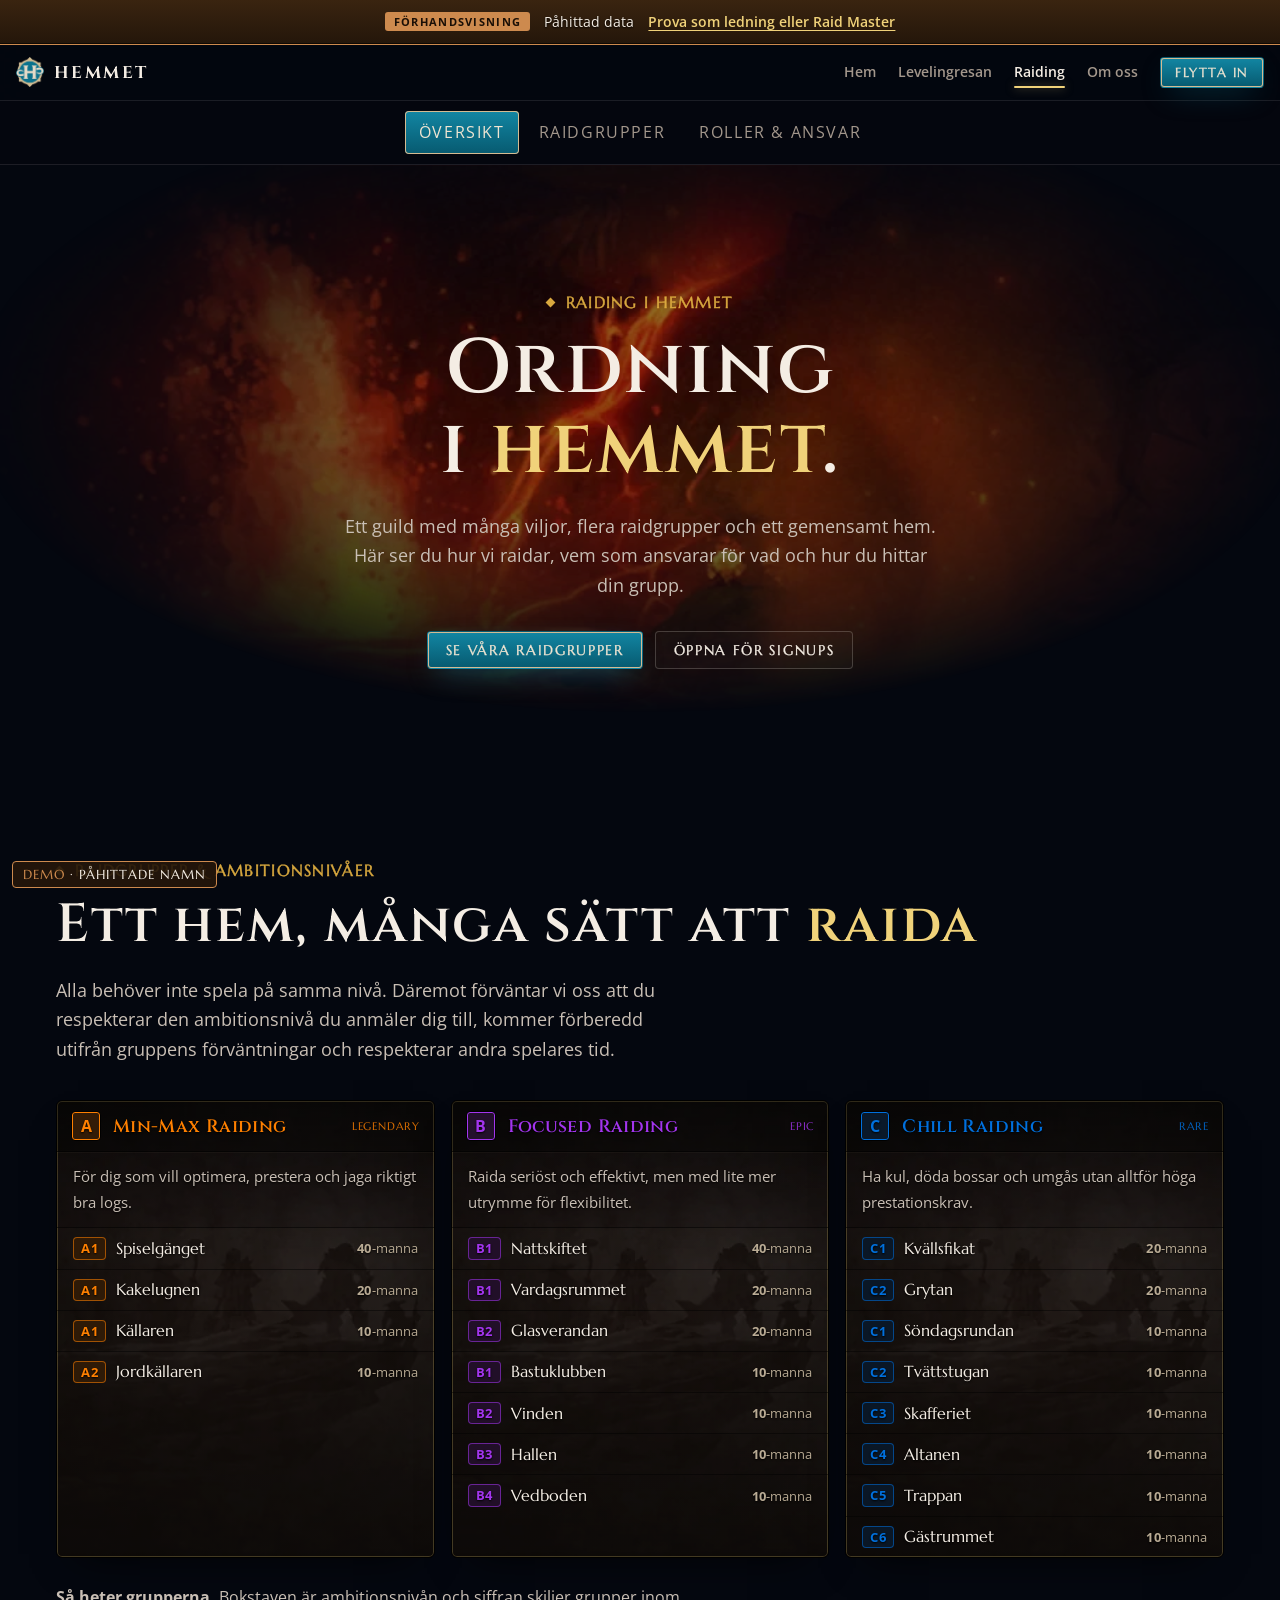
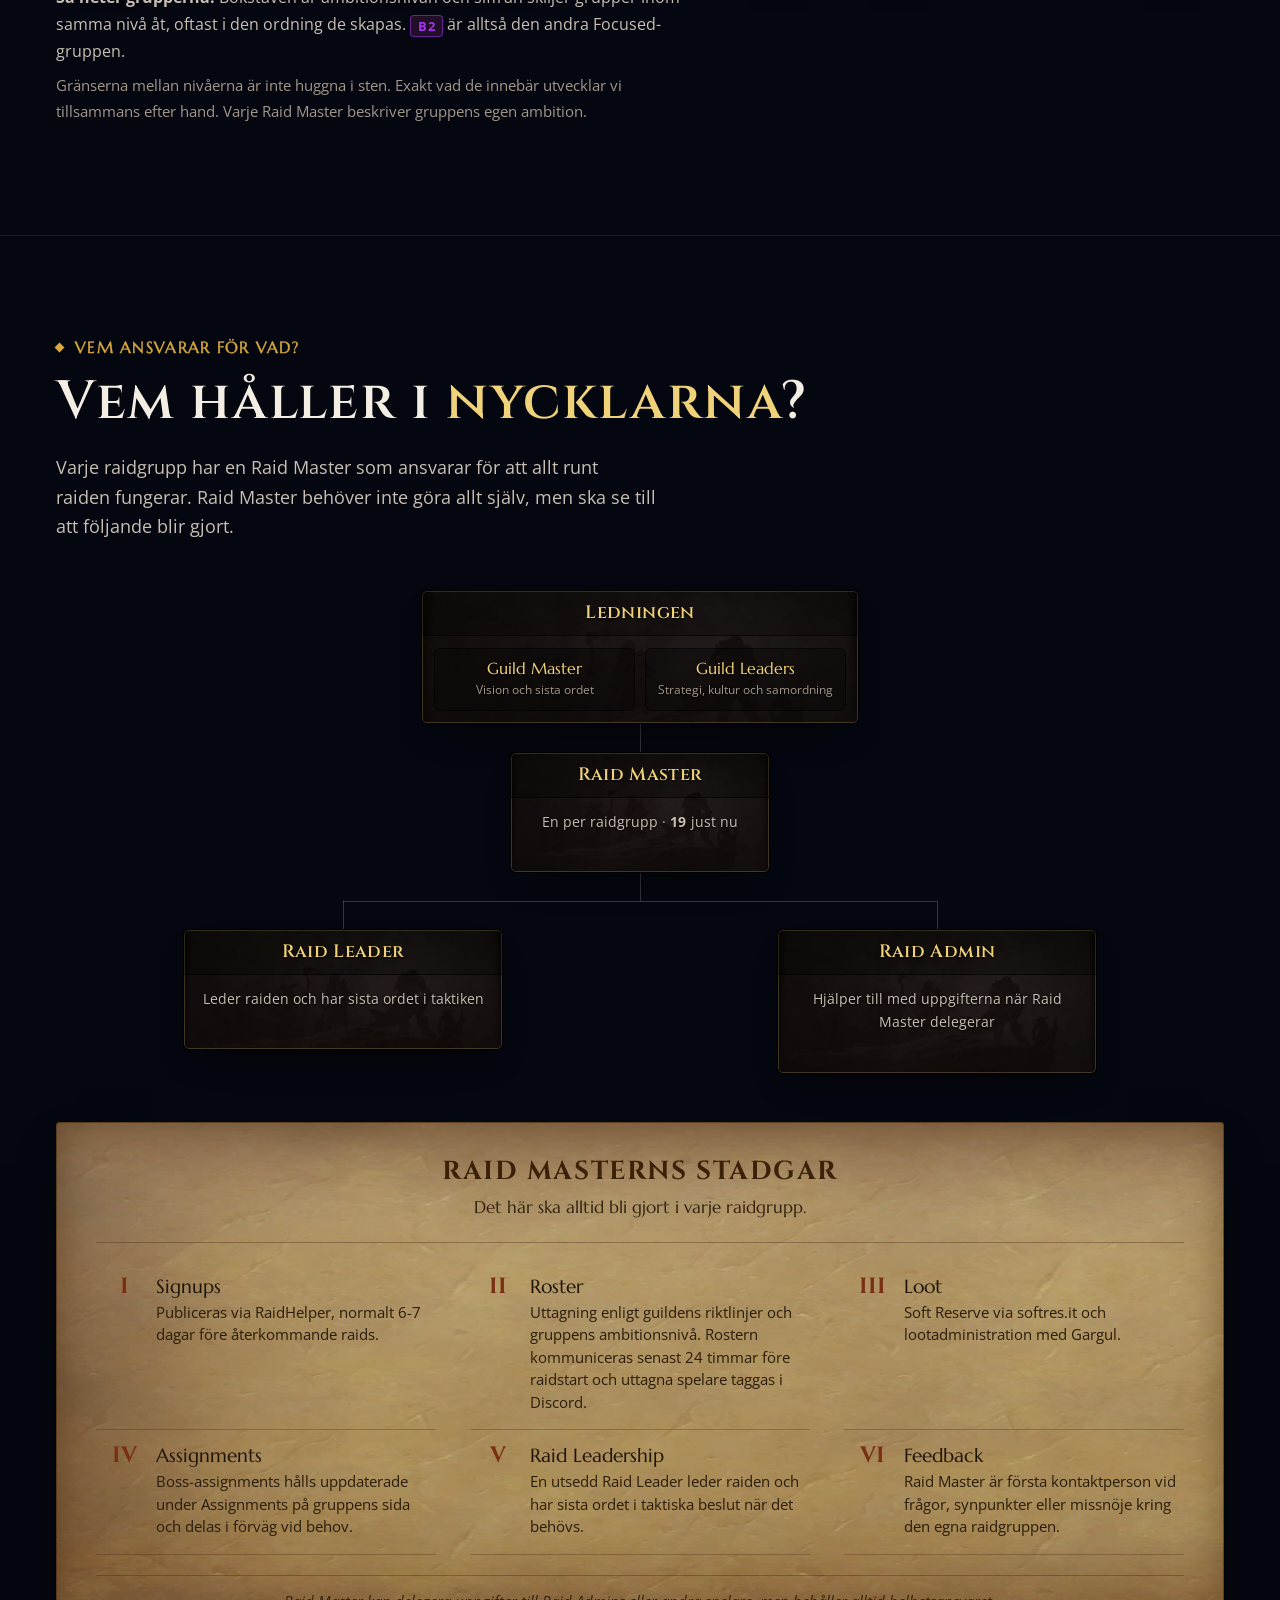
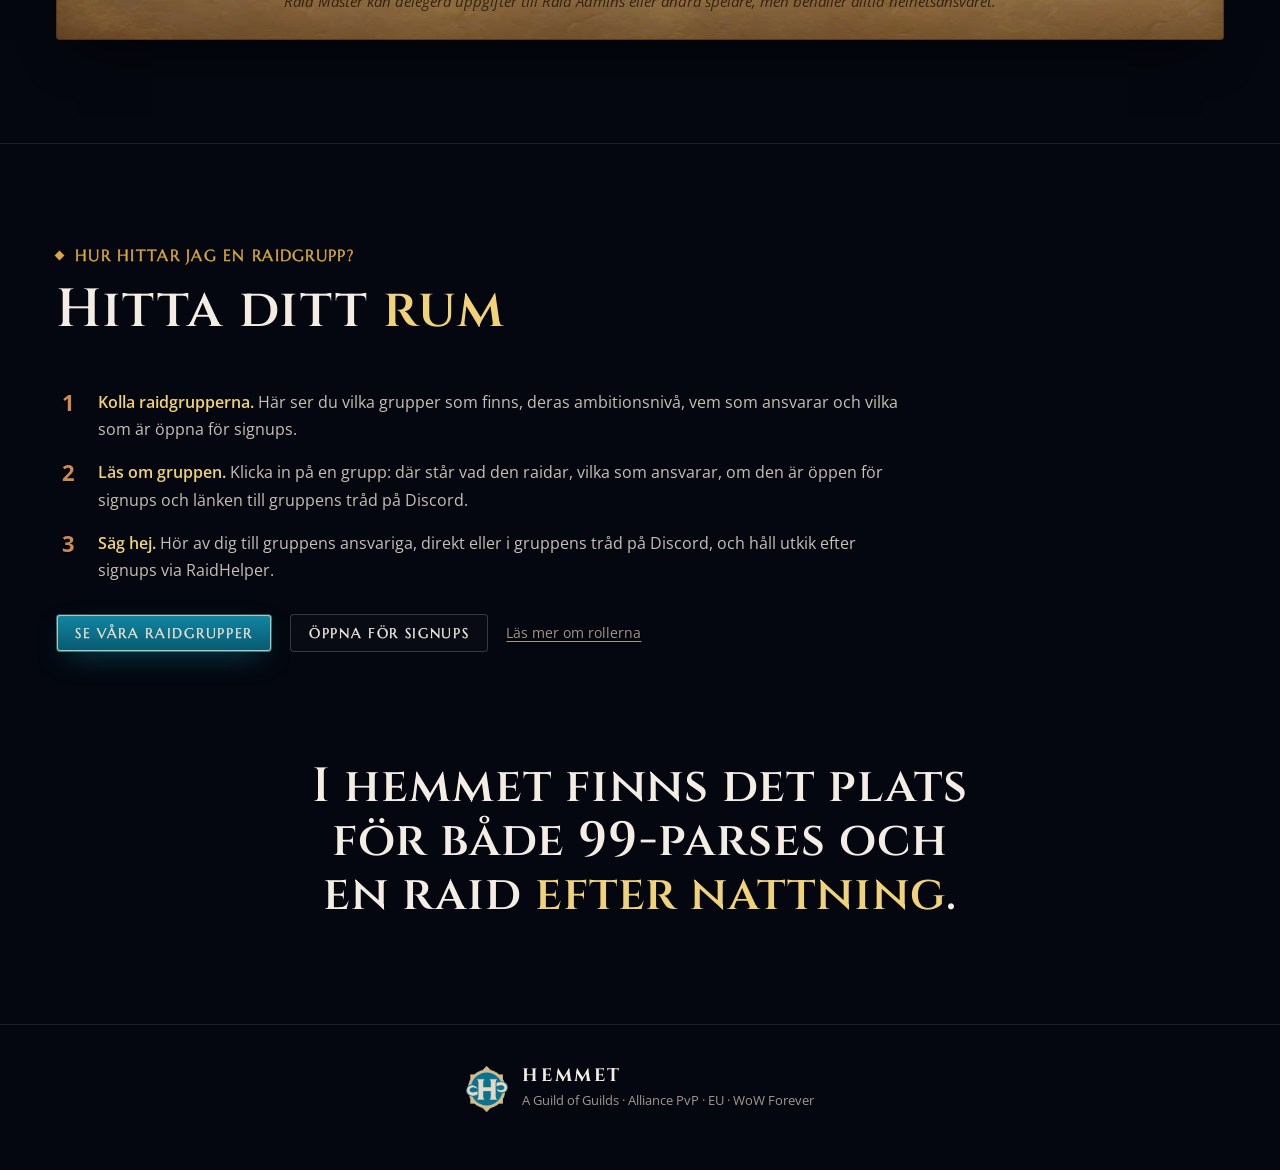
<file: raiding/index.html>
<!doctype html>

<html lang="sv" data-visning>

<head>

<meta charset="utf-8">
<!-- Google tag (gtag.js) -->

<script async src="https://www.googletagmanager.com/gtag/js?id=G-7J22MCW321"></script>

<script>

  window.dataLayer = window.dataLayer || [];

  function gtag(){dataLayer.push(arguments);}

  gtag('js', new Date());



  gtag('config', 'G-7J22MCW321');

</script>

<meta name="viewport" content="width=device-width, initial-scale=1">

<title>Raiding i HEMMET - svensk guild i WoW Forever</title>

<meta name="description" content="Vem gör vad i HEMMET: ledningen, raidgrupperna och vem du ska prata med.">

<link rel="canonical" href="https://hemmet.wtf/raiding/">
<link rel="icon" type="image/png" href="assets/logo-64.png">

<link rel="preconnect" href="https://fonts.googleapis.com">

<link rel="preconnect" href="https://fonts.gstatic.com" crossorigin>

<link href="https://fonts.googleapis.com/css2?family=Cinzel:wght@500;600;700&family=Marcellus&family=Open+Sans:ital,wght@0,400;0,500;0,600;0,700;1,400&display=swap" rel="stylesheet">

<link rel="stylesheet" href="styles.css">

</head>

<body>



<div class="demobar" role="note">

  <span class="demobar__tag">Förhandsvisning</span>

  <span class="demobar__text">Det här är en demo. Namnen och grupperna är påhittade, och det du ändrar sparas bara i din egen webbläsare.</span>

  <button class="demobar__btn" data-account>Prova som ledning eller Raid Master</button>

</div>

<header class="topbar">

  <a class="topbar__brand" href="#start"><img class="logo" src="assets/logo.webp" alt="">HEMMET</a>

  <div class="topbar__right">

    <nav aria-label="Sidor">

      <a href="#start" data-nav="start">Start</a><a href="#raidgrupper" data-nav="raidgrupper">Raidgrupper</a><a href="#roller" data-nav="roller">Roller<span class="wide-only"> &amp; ansvar</span></a>

    </nav>

    <div id="account"></div>

  </div>

</header>



<!-- Start: konceptet. Texterna kommer från ledningens utkast (oktober 2026) och kan bytas ut. -->

<main class="page" data-page="start">

  <div class="hero">

    <div class="hero__art" aria-hidden="true"></div>

    <div class="narrow">

      <p class="eyebrow">Raiding i HEMMET</p>

      <h1 class="d1">Ordning i <span>hemmet</span>.</h1>

      <p class="lede">Ett guild med många viljor, flera raidgrupper och ett gemensamt hem. Här ser du hur vi raidar, vem som ansvarar för vad och hur du hittar din grupp.</p>

      <div class="hero__cta">

        <a class="btn btn--primary" href="#raidgrupper">Se våra raidgrupper</a>

        <a class="btn btn--ghost" href="#raidgrupper/soker">Öppna för signups</a>

      </div>

    </div>

  </div>



  <section>

    <div class="wrap">

      <p class="eyebrow">Raidgrupper &amp; ambitionsnivåer</p>

      <h2 class="d2">Ett hem, många sätt att <span>raida</span></h2>

      <p class="lede">Alla behöver inte spela på samma nivå. Däremot förväntar vi oss att du respekterar den ambitionsnivå du anmäler dig till, kommer förberedd utifrån gruppens förväntningar och respekterar andra spelares tid.</p>

      <div class="levels" id="levelCards"></div>

      <div class="naming">

        <p><b>Så heter grupperna.</b> Bokstaven är ambitionsnivån och siffran skiljer grupper inom samma nivå åt, oftast i den ordning de skapas. <span class="gcode" style="--q:#a335ee">B2</span> är alltså den andra Focused-gruppen.</p>

        <p class="note">Gränserna mellan nivåerna är inte huggna i sten. Exakt vad de innebär utvecklar vi tillsammans efter hand. Varje Raid Master beskriver gruppens egen ambition.</p>

      </div>

    </div>

  </section>



  <section>

    <div class="wrap">

      <p class="eyebrow">Vem ansvarar för vad?</p>

      <h2 class="d2">Vem håller i <span>nycklarna</span>?</h2>

      <p class="lede">Varje raidgrupp har en Raid Master som ansvarar för att allt runt raiden fungerar. Raid Master behöver inte göra allt själv, men ska se till att följande blir gjort.</p>

      <div class="org org--titles" id="org"></div>

      <div id="fnSteps"></div>

    </div>

  </section>



  <section>

    <div class="wrap">

      <p class="eyebrow">Hur hittar jag en raidgrupp?</p>

      <h2 class="d2">Hitta ditt <span>rum</span></h2>

      <div class="howto-panel howto-panel--plain">

        <ol class="howto">

          <li><span class="howto__n n">1</span><div><b>Kolla raidgrupperna.</b> Här ser du vilka grupper som finns, deras ambitionsnivå, vem som ansvarar och vilka som är öppna för signups.</div></li>

          <li><span class="howto__n n">2</span><div><b>Läs om gruppen.</b> Klicka in på en grupp: där står vad den raidar, vilka som ansvarar, om den är öppen för signups och länken till gruppens tråd på Discord.</div></li>

          <li><span class="howto__n n">3</span><div><b>Säg hej.</b> Hör av dig till gruppens ansvariga, direkt eller i gruppens tråd på Discord, och håll utkik efter signups via RaidHelper.</div></li>

        </ol>

        <div class="cta">

          <a class="btn btn--primary" href="#raidgrupper">Se våra raidgrupper</a>

          <a class="btn btn--ghost" href="#raidgrupper/soker">Öppna för signups</a>

          <a class="linkish" href="#roller">Läs mer om rollerna</a>

        </div>

      </div>

      <figure class="quote">

        <blockquote>I hemmet finns det plats för både 99-parses och en raid <span>efter nattning</span>.</blockquote>

      </figure>

    </div>

  </section>

</main>



<!-- Raidgrupper -->

<main class="page" data-page="raidgrupper" hidden>

  <section class="page-head">

    <div class="wrap">

      <p class="eyebrow">Raidgrupper</p>

      <h1 class="d2">Ett hus, flera <span>rum</span></h1>

      <p class="lede">Hitta din grupp och se vem som ansvarar för vad.</p>

      <div id="groupFilter"></div>

      <div id="groups"></div>

      <div class="removed" id="removed"></div>

    </div>

  </section>

</main>



<!-- Roller & ansvar -->

<main class="page" data-page="roller" hidden>

  <section class="page-head">

    <div class="wrap">

      <p class="eyebrow">Roller &amp; ansvar</p>

      <h1 class="d2">Någon måste ju <span>styra upp</span> det här</h1>

      <div class="cols">

        <div id="roleList"></div>

        <div id="fnList"></div>

      </div>

      <h2 class="h3" style="margin-top:56px">Ambitionsnivåer</h2>

      <p class="note">Varje grupp väljer en nivå, så vet du vad du anmäler dig till.</p>

      <div class="levels" id="ambList"></div>

    </div>

  </section>

</main>



<main id="groupPage" hidden></main>



<div class="scrim" id="scrim" hidden></div>

<aside class="drawer" id="drawer" aria-hidden="true" tabindex="-1">

  <button class="drawer__close" id="drawerClose" aria-label="Stäng">✕</button>

  <div id="drawerBody"></div>

</aside>



<footer><a class="foot__brand" href="#start"><img class="logo" src="assets/logo.webp" alt=""><span><b>HEMMET</b><small>A Guild of Guilds · Alliance PvP · EU · WoW Forever</small></span></a></footer>

<div class="stamp"><b>Demo</b> · påhittade namn</div>



<script type="module" src="app.js"></script>

</body>

</html>
</file>
<file: raiding/styles.css>
/* Samma formspråk som leveling-sidan (se README där): Cinzel rubriker, Marcellus etiketter och namn, Open Sans brödtext och siffror.
   Blått = det man gör (knappar, val), guld = små rubriker och rubrikernas bärande ord, klassfärger bara på namn. */
:root {
  --obsidian-950: #04070f; --obsidian-900: #0a1020; --obsidian-850: #0e1628; --obsidian-800: #121b30;
  --act-500: #1286a3; --act-600: #075a70; --act-ink: #efe5d2; --act-rim: #d4bb92;   /* loggans färger: knappar och valda lägen (det man gör) */
  --gold-300: #f0d27a; --gold-400: #d9a93f; --gold-500: #b0822a;
  --bone-50: #f4ede4; --ash-200: #c9bfb5; --ash-300: #a3978c; --stone-400: #6f655d;
  --line: rgba(244, 237, 228, .1); --line-strong: rgba(244, 237, 228, .2);
  --bg: var(--obsidian-950); --surface: var(--obsidian-900); --surface-2: var(--obsidian-850);
  --text-primary: var(--bone-50); --text-body: var(--ash-200); --text-muted: var(--ash-300); --text-faint: var(--stone-400);
  --brand: var(--gold-400);
  --font-display: "Cinzel", Georgia, serif;
  --font-ui: "Marcellus", Georgia, serif;
  --font-body: "Open Sans", system-ui, sans-serif;
  --cap: .08em;
  --fs-d1: clamp(40px, 6vw, 84px);
  --fs-d2: clamp(30px, 4.2vw, 54px);
  --ease: cubic-bezier(.16, 1, .3, 1);
  --link: 28px;   /* höjden på strecken i organisationskartan */
  color-scheme: dark;
}
*, *::before, *::after { box-sizing: border-box; }
[hidden] { display: none !important; }
html { scroll-behavior: smooth; font-synthesis: none; scroll-padding-top: 70px; }
body { margin: 0; background: var(--bg); color: var(--text-body); font: 400 16px/1.7 var(--font-body); overflow-x: hidden; -webkit-font-smoothing: antialiased; }
button, input { font: inherit; color: inherit; }
button { background: none; border: 0; padding: 0; cursor: pointer; text-align: inherit; }
a { color: inherit; }
:focus-visible { outline: 2px solid var(--gold-300); outline-offset: 3px; }
.wrap { max-width: 1200px; margin-inline: auto; padding-inline: 16px; }
.narrow { max-width: 780px; margin-inline: auto; padding-inline: 16px; }
section { padding-block: clamp(64px, 8vw, 110px); }
section + section { border-top: 1px solid var(--line); }

.eyebrow { display: flex; align-items: center; gap: 12px; margin: 0 0 18px; font: 400 16px/1.2 var(--font-ui); letter-spacing: var(--cap); text-transform: uppercase; color: var(--brand); -webkit-text-stroke: .45px currentColor; }
.eyebrow::before { content: ""; width: 7px; height: 7px; background: var(--brand); transform: rotate(45deg); flex: none; }
.d1, .d2 { font-family: var(--font-display); font-weight: 600; color: var(--text-primary); letter-spacing: .03em; line-height: 1.04; margin: 0 0 22px; text-wrap: balance; }
.d1 { font-size: var(--fs-d1); } .d2 { font-size: var(--fs-d2); }
.d1 span, .d2 span, .quote span { color: var(--gold-300); }
.h3 { margin: 0 0 14px; font: 400 20px/1.3 var(--font-ui); color: var(--text-primary); -webkit-text-stroke: .3px currentColor; }
.lede { font-size: clamp(17px, 1.4vw, 19px); line-height: 1.65; margin: 0; max-width: 60ch; }
.note { margin: -6px 0 16px; font-size: 15px; color: var(--text-muted); }
.n { font-family: var(--font-body); font-weight: 700; letter-spacing: .02em; -webkit-text-stroke: 0; }

.btn { display: inline-flex; align-items: center; gap: 10px; padding: 11px 18px; border-radius: 4px; border: 1px solid transparent; text-decoration: none;
  font: 400 14px/1 var(--font-ui); letter-spacing: .12em; text-transform: uppercase; -webkit-text-stroke: .3px currentColor; transition: transform .2s, border-color .2s; }
.btn:hover { transform: translateY(-1px); }
.btn--primary { background: linear-gradient(180deg, var(--act-500), var(--act-600)); color: var(--act-ink); box-shadow: 0 0 0 1px var(--act-rim) inset, 0 10px 30px -12px rgba(10, 114, 141, .9); }
.btn--ghost { background: rgba(255, 255, 255, .02); border-color: var(--line-strong); color: var(--text-primary); }
.btn--ghost:hover { border-color: var(--text-muted); }

/* ========== TOPBAR ========== */
.topbar { position: sticky; top: 0; z-index: 30; display: flex; align-items: center; justify-content: space-between; gap: 18px; padding: 12px 16px;
  background: rgba(4, 7, 15, .72); backdrop-filter: blur(14px) saturate(1.3); border-bottom: 1px solid var(--line); }
.topbar__brand { display: flex; align-items: center; gap: 10px; text-decoration: none; font: 700 17px/1 var(--font-display); letter-spacing: .14em; color: var(--text-primary); flex: none; }
.topbar__brand .logo { height: 30px; width: auto; }
.topbar nav { display: flex; gap: 22px; overflow-x: auto; scrollbar-width: none; }
.topbar nav a { font: 600 14px/1 var(--font-body); text-decoration: none; color: var(--text-muted); white-space: nowrap; }
.topbar nav a:hover { color: var(--text-primary); }

/* ========== HERO ========== */
.hero { position: relative; isolation: isolate; overflow: hidden; padding: clamp(70px, 10vw, 130px) 0 clamp(56px, 7vw, 90px); text-align: center; }
.hero .eyebrow { justify-content: center; }
.hero .lede { margin-inline: auto; }
/* Molten Core: guildens första raid (samma bild som Raiding-kortet på hemmet.wtf). Elwynns karta finns kvar som hero-elwynn-karta.webp */
.hero__art { position: absolute; inset: 0; z-index: -1; background: url("assets/hero.webp") center 55% / cover; filter: grayscale(.1) brightness(.72) contrast(1.05); opacity: .8;
  -webkit-mask-image: radial-gradient(ellipse 70% 70% at 50% 40%, #000 20%, transparent 75%); mask-image: radial-gradient(ellipse 70% 70% at 50% 40%, #000 20%, transparent 75%); }

/* ========== NAMN (klassfärg bara på namnet) ========== */
.who { display: inline-flex; align-items: center; gap: 7px; padding: 3px 10px 3px 8px; border-radius: 999px; background: rgba(255, 255, 255, .04); border: 1px solid var(--line);
  font: 400 15px/1.4 var(--font-ui); color: var(--c, var(--text-primary)); white-space: nowrap; transition: border-color .2s, background-color .2s; }
.who::before { content: ""; width: 7px; height: 7px; border-radius: 50%; background: var(--c); flex: none; }
.who:hover { border-color: color-mix(in srgb, var(--c) 60%, transparent); background: color-mix(in srgb, var(--c) 10%, transparent); }
.who--self { color: var(--text-muted); border-style: dashed; }   /* ingen utsedd: Raid Master gör det själv */
.who--self::before { background: var(--text-faint); }
.whos { display: flex; flex-wrap: wrap; gap: 6px; }

/* ========== ORGANISATIONSKARTAN ========== */
.org { margin-top: 48px; display: grid; justify-items: center; }
.tier { display: flex; flex-wrap: wrap; justify-content: center; gap: 16px; position: relative; }
.stem { width: 1px; height: var(--link); background: var(--line-strong); }
.node { position: relative; display: grid; gap: 8px; min-width: 220px; padding: 14px 16px; border-radius: 6px; background: var(--surface); border: 1px solid var(--line); text-align: left; }
.node--top { min-width: 280px; border-color: rgba(217, 169, 63, .35); box-shadow: 0 0 40px -18px rgba(217, 169, 63, .5); }
.node__role { display: flex; align-items: center; justify-content: space-between; gap: 10px; font: 400 13px/1 var(--font-ui); letter-spacing: var(--cap); text-transform: uppercase; color: var(--brand); }
.qm { display: grid; place-items: center; width: 22px; height: 22px; border-radius: 50%; border: 1px solid var(--line-strong); color: var(--text-muted); font: 600 12px/1 var(--font-body); flex: none; }
.qm:hover { color: var(--gold-300); border-color: var(--gold-400); }
.node__title { font: 400 20px/1.2 var(--font-ui); color: var(--text-primary); -webkit-text-stroke: .3px currentColor; }
.node__meta { font-size: 13px; color: var(--text-muted); line-height: 1.4; }

/* raidgrupperna: en kolumn per 20-/40-mannagrupp, strecken ritas som i ett släktträd */
.groups-row { --gap: 20px; display: grid; grid-template-columns: repeat(var(--n), minmax(0, 1fr)); gap: var(--gap); width: 100%; }
.gcol { position: relative; display: grid; align-content: start; justify-items: stretch; padding-top: var(--link); }
.gcol::before { content: ""; position: absolute; top: 0; left: calc(var(--gap) / -2); right: calc(var(--gap) / -2); border-top: 1px solid var(--line-strong); }
.gcol:first-child::before { left: 50%; } .gcol:last-child::before { right: 50%; }
.gcol:only-child::before { display: none; }
.gcol::after { content: ""; position: absolute; top: 0; left: 50%; width: 1px; height: var(--link); background: var(--line-strong); }
.gcol .stem { justify-self: center; height: 18px; }
.node--rm { cursor: pointer; transition: border-color .2s, transform .2s var(--ease); }
.node--rm:hover { border-color: var(--line-strong); transform: translateY(-2px); }
.node--rm .node__title { color: var(--gold-300); }
.ops { margin: 0; padding: 12px 14px; list-style: none; display: grid; gap: 9px; border-radius: 6px; border: 1px dashed var(--line); }
.ops li { display: grid; gap: 4px; }
.ops__fn { font-size: 13px; color: var(--text-muted); text-align: left; }
.ops__fn:hover { color: var(--text-primary); }
.ops .who { font-size: 14px; padding-block: 1px; }

.tens { width: 100%; margin-top: 56px; padding: 18px; border-radius: 8px; border: 1px dashed var(--line-strong); }
.tens__head { display: flex; flex-wrap: wrap; align-items: baseline; justify-content: space-between; gap: 6px 16px; margin-bottom: 14px; }
.tens__head p { margin: 0; font-size: 14px; color: var(--text-muted); }
.tens__list { display: grid; grid-template-columns: repeat(auto-fill, minmax(240px, 1fr)); gap: 12px; }

@media (max-width: 820px) {
  .groups-row { grid-template-columns: 1fr; }
  .gcol::before { display: none; }
  .gcol + .gcol { margin-top: 12px; }
  .node, .node--top { min-width: 0; width: 100%; }
  .tier { width: 100%; }
}

/* ========== RAIDGRUPPSKORT ========== */
.gcards { margin-top: 40px; display: grid; grid-template-columns: repeat(auto-fill, minmax(300px, 1fr)); gap: 18px; }
.gcard { display: grid; gap: 14px; padding: 20px; border-radius: 8px; background: var(--surface); border: 1px solid var(--line); text-align: left; cursor: pointer; transition: border-color .2s, transform .25s var(--ease); }
.gcard:hover { border-color: var(--line-strong); transform: translateY(-2px); }
.gcard__top { display: flex; align-items: center; gap: 14px; }
.size { display: grid; place-items: center; width: 52px; height: 52px; border-radius: 6px; flex: none; background: linear-gradient(180deg, var(--act-500), var(--act-600)); box-shadow: 0 0 0 1px var(--act-rim) inset;
  font: 700 20px/1 var(--font-body); color: var(--act-ink); }
.gcard__name { font: 400 22px/1.2 var(--font-ui); color: var(--text-primary); -webkit-text-stroke: .3px currentColor; }
.gcard__meta { font-size: 14px; color: var(--text-muted); line-height: 1.4; }
.kv { margin: 0; display: grid; grid-template-columns: auto 1fr; gap: 8px 14px; align-items: center; }
.kv dt { font: 400 12px/1 var(--font-ui); letter-spacing: var(--cap); text-transform: uppercase; color: var(--text-faint); }
.kv dd { margin: 0; }
.gcard__foot { display: flex; align-items: center; justify-content: space-between; gap: 10px; padding-top: 12px; border-top: 1px solid var(--line); font-size: 14px; color: var(--text-muted); }
.gcard__foot b { color: var(--text-primary); }

/* ========== ROLLER & FUNKTIONER ========== */
.cols { margin-top: 40px; display: grid; grid-template-columns: 1fr 1fr; gap: clamp(24px, 4vw, 48px); align-items: start; }
@media (max-width: 860px) { .cols { grid-template-columns: 1fr; } }
.acc { border: 1px solid var(--line); border-radius: 6px; background: var(--surface); }
.acc + .acc { margin-top: 10px; }
.acc summary { list-style: none; display: grid; grid-template-columns: auto 1fr auto; gap: 4px 14px; align-items: center; padding: 14px 16px; cursor: pointer; }
.acc summary::-webkit-details-marker { display: none; }
.acc summary::after { content: "+"; grid-column: 3; grid-row: 1 / span 2; font: 400 22px/1 var(--font-body); color: var(--text-muted); transition: transform .2s; }
.acc[open] summary::after { transform: rotate(45deg); }
.acc__num { grid-row: 1 / span 2; display: grid; place-items: center; width: 30px; height: 30px; border-radius: 50%; border: 1px solid rgba(217, 169, 63, .5); color: var(--gold-300); font: 700 14px/1 var(--font-body); }
.acc__name { font: 400 18px/1.25 var(--font-ui); color: var(--text-primary); -webkit-text-stroke: .25px currentColor; }
.acc__short { grid-column: 2; font-size: 14px; color: var(--text-muted); line-height: 1.45; }
.acc summary:not(:has(.acc__num)) .acc__name, .acc summary:not(:has(.acc__num)) .acc__short { grid-column: 1 / span 2; }
.acc__body { padding: 0 16px 16px; border-top: 1px solid var(--line); }

/* gemensamt för detaljtext i dragspel och sidopanel */
.prose p { margin: 14px 0 0; }
.label { margin: 20px 0 8px; font: 400 13px/1 var(--font-ui); letter-spacing: var(--cap); text-transform: uppercase; color: var(--brand); }
.list { margin: 0; padding-left: 18px; }
.list li { margin: 3px 0; }
.list li::marker { color: var(--gold-500); }
.facts { display: flex; flex-wrap: wrap; gap: 8px; }
.tag { padding: 3px 10px; border-radius: 4px; background: rgba(255, 255, 255, .05); border: 1px solid var(--line); font-size: 13px; color: var(--text-body); }
.holders { display: grid; gap: 8px; }
.holders__row { display: flex; flex-wrap: wrap; align-items: center; gap: 8px; }
.holders__ctx { font-size: 13px; color: var(--text-muted); }

.quote { margin: 90px auto 0; max-width: 900px; text-align: center; }
.quote blockquote { margin: 0; font: 600 clamp(26px, 4vw, 48px)/1.12 var(--font-display); letter-spacing: .02em; color: var(--text-primary); text-wrap: balance; }

/* ========== RAIDGRUPPENS SIDA ========== */
.gp { padding-block: 40px clamp(64px, 8vw, 110px); }
.back { display: inline-flex; gap: 8px; margin-bottom: 36px; font-size: 14px; color: var(--text-muted); text-decoration: none; }
.back:hover { color: var(--text-primary); }
.gp__head { display: flex; flex-wrap: wrap; align-items: center; gap: 18px 24px; margin-bottom: 14px; }
.gp__head .size { width: 72px; height: 72px; font-size: 28px; }
.gp__head .d2 { margin: 0; }
.gp__blurb { margin: 0 0 26px; max-width: 60ch; font-size: 18px; }
.gp__facts { display: grid; grid-template-columns: repeat(auto-fit, minmax(160px, 1fr)); gap: 1px; margin-bottom: 44px; border-radius: 6px; overflow: hidden; background: var(--line); border: 1px solid var(--line); }
.gp__facts div { padding: 14px 16px; background: var(--surface); }
.gp__facts dt { font: 400 12px/1 var(--font-ui); letter-spacing: var(--cap); text-transform: uppercase; color: var(--text-faint); margin-bottom: 8px; }
.gp__facts dd { margin: 0; color: var(--text-primary); }
.gp__grid { display: grid; grid-template-columns: minmax(0, 1.6fr) minmax(260px, 1fr); gap: clamp(24px, 4vw, 48px); align-items: start; }
@media (max-width: 860px) { .gp__grid { grid-template-columns: 1fr; } }

.staff { width: 100%; border-collapse: collapse; }
.staff th, .staff td { padding: 12px 14px; border-bottom: 1px solid var(--line); text-align: left; vertical-align: middle; }
.staff thead th { font: 400 12px/1 var(--font-ui); letter-spacing: var(--cap); text-transform: uppercase; color: var(--text-faint); }
.staff tbody th { font-weight: 400; width: 46%; }
.staff tr.key th .fnbtn { color: var(--gold-300); }
.fnbtn { font: 400 17px/1.3 var(--font-ui); color: var(--text-primary); -webkit-text-stroke: .2px currentColor; }
.fnbtn:hover { text-decoration: underline; text-decoration-color: var(--line-strong); text-underline-offset: 4px; }
.fnbtn small { display: block; margin-top: 2px; font: 400 13px/1.4 var(--font-body); color: var(--text-muted); -webkit-text-stroke: 0; }
@media (max-width: 560px) {
  .staff thead { display: none; }
  .staff tr { display: grid; gap: 8px; padding: 12px 0; border-bottom: 1px solid var(--line); }
  .staff th, .staff td { padding: 0; border: 0; width: auto; }
}

.contact { padding: 20px; border-radius: 8px; background: var(--surface); border: 1px solid rgba(217, 169, 63, .3); }
.contact h3 { margin: 0 0 8px; font: 400 20px/1.25 var(--font-ui); color: var(--text-primary); }
.contact p { margin: 0 0 14px; font-size: 15px; }

/* ========== SIDOPANEL ========== */
.scrim { position: fixed; inset: 0; z-index: 40; background: rgba(2, 4, 10, .6); backdrop-filter: blur(2px); }
.drawer { position: fixed; z-index: 41; top: 0; right: 0; bottom: 0; width: min(460px, 100%); overflow-y: auto; padding: 28px 24px 40px; background: var(--obsidian-900); border-left: 1px solid var(--line-strong);
  box-shadow: -30px 0 60px -20px rgba(0, 0, 0, .7); transform: translateX(105%); transition: transform .35s var(--ease); visibility: hidden; }
.drawer.is-open { transform: none; visibility: visible; }
.drawer:focus { outline: none; }
.drawer__close { position: absolute; top: 16px; right: 16px; width: 36px; height: 36px; border-radius: 50%; display: grid; place-items: center; border: 1px solid var(--line-strong); color: var(--text-muted); }
.drawer__close:hover { color: var(--text-primary); }
.drawer h2 { margin: 6px 40px 10px 0; font: 600 30px/1.1 var(--font-display); color: var(--text-primary); letter-spacing: .02em; }
.drawer .eyebrow { margin-bottom: 10px; font-size: 14px; }
.drawer .lead { margin: 0; font-size: 17px; color: var(--text-primary); }
.drawer .who { font-size: 15px; }
.person-name { color: var(--c) !important; }
.duty { padding: 12px 14px; border-radius: 6px; background: rgba(255, 255, 255, .03); border: 1px solid var(--line); }
.duty + .duty { margin-top: 8px; }
.duty a { font: 400 17px/1.3 var(--font-ui); color: var(--text-primary); text-decoration: none; }
.duty a:hover { color: var(--gold-300); }
.duty p { margin: 4px 0 0; font-size: 14px; color: var(--text-muted); }

/* ========== FOT ========== */
footer { display: flex; justify-content: center; padding: 40px 16px 56px; border-top: 1px solid var(--line); }
.foot__brand { display: flex; align-items: center; gap: 14px; text-decoration: none; }
.foot__brand .logo { height: 46px; width: auto; }
.foot__brand b { display: block; font: 700 18px/1.2 var(--font-display); letter-spacing: .14em; color: var(--text-primary); }
.foot__brand small { font-size: 13px; color: var(--text-muted); }
.stamp { position: fixed; left: 12px; bottom: 12px; z-index: 20; padding: 6px 10px; border-radius: 4px; background: rgba(10, 16, 32, .85); border: 1px solid var(--line-strong);
  font: 400 12px/1 var(--font-ui); letter-spacing: var(--cap); text-transform: uppercase; color: var(--text-muted); pointer-events: none; }

/* ========== INLOGGNING OCH REDIGERING ========== */
.topbar__right { display: flex; align-items: center; gap: 22px; min-width: 0; }
.btn--sm { padding: 8px 14px; font-size: 13px; }
.acct { display: grid; justify-items: end; gap: 2px; padding: 4px 10px; border-radius: 4px; border: 1px solid var(--line); line-height: 1.1; }
.acct:hover { border-color: var(--line-strong); }
.acct b { font: 400 15px/1.1 var(--font-ui); color: var(--c); }
.acct small { font-size: 11px; color: var(--text-muted); }
@media (max-width: 640px) {
  .topbar { gap: 12px; }
  .topbar__brand { font-size: 0; gap: 0; }   /* bara loggan, så att menyn får plats */
  .topbar__right { gap: 12px; }
  .topbar nav { gap: 14px; }
  .topbar nav a { font-size: 13px; }
  .acct small { display: none; }
  .wide-only { display: none; }
  #account .btn--sm { padding: 7px 10px; white-space: nowrap; }
}

.picks { display: grid; gap: 6px; }
.pick { display: flex; align-items: baseline; justify-content: space-between; gap: 12px; padding: 10px 14px; border-radius: 6px; border: 1px solid var(--line); background: rgba(255, 255, 255, .02); }
.pick:hover { border-color: var(--line-strong); background: rgba(255, 255, 255, .05); }
.pick .person-name { font: 400 17px/1.2 var(--font-ui); }
.pick small { font-size: 13px; color: var(--text-muted); }

.gp__bar { display: flex; flex-wrap: wrap; align-items: center; justify-content: space-between; gap: 12px; margin-bottom: 36px; }
.gp__bar .back { margin: 0; }
.gcard--new { place-content: center; justify-items: center; text-align: center; text-decoration: none; min-height: 220px; border-style: dashed; background: transparent; gap: 8px; }
.gcard__plus { display: grid; place-items: center; width: 52px; height: 52px; border-radius: 50%; border: 1px solid var(--gold-400); color: var(--gold-300); font: 400 30px/1 var(--font-body);
  background: linear-gradient(180deg, var(--act-500), var(--act-600)); }

.ed__grid { display: grid; grid-template-columns: minmax(0, 1fr) minmax(0, 1.2fr); gap: 20px; align-items: start; margin-top: 30px; }
.ed__col { display: grid; gap: 20px; }
@media (max-width: 860px) { .ed__grid { grid-template-columns: 1fr; } }
.ed__box { margin: 0; padding: 18px 18px 6px; border-radius: 8px; border: 1px solid var(--line); background: var(--surface); min-width: 0; }
.ed__box legend { padding: 0 8px; font: 400 13px/1 var(--font-ui); letter-spacing: var(--cap); text-transform: uppercase; color: var(--brand); }
.field { display: grid; gap: 6px; margin-bottom: 14px; }
.field > span { font-size: 13px; color: var(--text-muted); }
.field small { font-size: 12px; color: var(--text-faint); }
.field input, .field textarea, .pickadd { width: 100%; padding: 10px 12px; border-radius: 4px; border: 1px solid var(--line-strong); background: var(--obsidian-950); color: var(--text-primary); font: 400 15px/1.4 var(--font-body); }
.field textarea { resize: vertical; }
.field input:focus, .field textarea:focus, .pickadd:focus { outline: none; border-color: var(--gold-400); }
.seg { display: inline-flex; border-radius: 4px; border: 1px solid var(--line-strong); overflow: hidden; width: max-content; }
.seg label { position: relative; }
.seg input { position: absolute; opacity: 0; inset: 0; margin: 0; cursor: pointer; }
.seg input:disabled { cursor: not-allowed; }
.seg span { display: block; padding: 8px 18px; color: var(--text-muted); }
.seg label + label span { border-left: 1px solid var(--line-strong); }
.seg input:checked + span { background: linear-gradient(180deg, var(--act-500), var(--act-600)); color: var(--act-ink); }
.seg input:focus-visible + span { outline: 2px solid var(--gold-300); outline-offset: -2px; }
.seg input:disabled:not(:checked) + span { opacity: .45; }

.ed__slot { display: grid; grid-template-columns: minmax(150px, .8fr) minmax(0, 1.2fr); gap: 8px 14px; align-items: center; padding: 10px 0; border-top: 1px solid var(--line); }
.ed__slot:first-child { border-top: 0; padding-top: 0; }
.ed__slot:last-child { padding-bottom: 12px; }
@media (max-width: 520px) { .ed__slot { grid-template-columns: 1fr; } }
.ed__slotname { font: 400 16px/1.25 var(--font-ui); color: var(--text-primary); }
.ed__slotname small { display: block; margin-top: 2px; font: 400 12px/1.35 var(--font-body); color: var(--text-faint); }
.ed__slot .whos { align-items: center; }
.ed__slot .who { padding-right: 4px; }
.who__x { display: grid; place-items: center; width: 20px; height: 20px; margin-left: 2px; border-radius: 50%; color: var(--text-muted); font-size: 11px; }
.who__x:hover { color: var(--text-primary); background: rgba(255, 255, 255, .1); }
.pickadd { width: auto; padding: 4px 10px; border-radius: 999px; border-style: dashed; background: transparent; color: var(--text-muted); font-size: 14px; cursor: pointer; }
.pickadd option { background: var(--obsidian-900); color: var(--text-primary); }

.ed__error { margin-top: 20px; padding: 12px 16px; border-radius: 6px; border: 1px solid rgba(224, 108, 92, .5); background: rgba(224, 108, 92, .08); color: #f1b3a9; }
.ed__error p { margin: 0; }
.ed__actions { display: flex; flex-wrap: wrap; gap: 12px; margin-top: 26px; }
.btn--danger { margin-left: auto; color: #f1b3a9; border-color: rgba(224, 108, 92, .4); }
.btn--danger:hover { border-color: rgba(224, 108, 92, .8); }

/* ledningen: Guild Master och Guild Leaders är samma nivå, i samma ruta */
.node--lead { gap: 12px; padding: 16px 18px; }
.node--lead .node__title { font-size: 22px; }
.lead-row { display: grid; gap: 6px; }
.lead-row__t { display: flex; align-items: center; justify-content: space-between; gap: 10px; font: 400 13px/1 var(--font-ui); letter-spacing: var(--cap); text-transform: uppercase; color: var(--brand); }

/* borttagna grupper (bara ledningen ser dem) */
.removed:empty { display: none; }
.removed { margin-top: 36px; padding: 6px 18px 12px; border-radius: 8px; border: 1px dashed var(--line-strong); }
.removed__row { display: flex; flex-wrap: wrap; align-items: center; gap: 8px 16px; padding: 10px 0; border-top: 1px solid var(--line); }
.removed .label + .removed__row { border-top: 0; }
.removed__row > a { font: 400 17px/1.2 var(--font-ui); color: var(--text-muted); text-decoration: none; }
.removed__row > a:hover { color: var(--text-primary); }
.removed__meta { font-size: 13px; color: var(--text-faint); }
.removed__btns { display: flex; gap: 8px; margin-left: auto; }
.removed__btns .btn--danger, .gp__bar .btn--danger { margin-left: 0; }

/* Detaljer: fri text som Raid Master skriver */
.gp__side { display: grid; gap: 18px; align-content: start; }
.details { padding: 20px; border-radius: 8px; background: var(--surface); border: 1px solid var(--line); }
.details h3 { margin: 0 0 4px; font: 400 20px/1.25 var(--font-ui); color: var(--text-primary); }
.details__text p { margin: 10px 0 0; font-size: 15px; white-space: pre-line; overflow-wrap: anywhere; }
.details--empty { border-style: dashed; background: transparent; }
.details--empty p { margin: 6px 0 14px; font-size: 14px; color: var(--text-muted); }

/* ========== AMBITIONSNIVÅ ========== */
.pips { display: inline-flex; gap: 3px; vertical-align: middle; }
.pips i { width: 7px; height: 7px; border-radius: 50%; border: 1px solid var(--ash-300); }
.pips i.on { background: var(--bone-50); border-color: var(--bone-50); }
.amb { display: inline-flex; align-items: center; gap: 8px; color: var(--text-primary); }
.amb:hover span { text-decoration: underline; text-decoration-color: var(--line-strong); text-underline-offset: 4px; }
.linkish { color: var(--text-muted); text-decoration: underline; text-underline-offset: 3px; font-size: 12px; }
.linkish:hover { color: var(--text-primary); }
.amblist { display: grid; grid-template-columns: repeat(auto-fill, minmax(200px, 1fr)); gap: 10px; }
.ambcard { display: grid; gap: 8px; padding: 14px 16px; border-radius: 6px; border: 1px solid var(--line); background: var(--surface); transition: border-color .2s; }
.ambcard:hover { border-color: var(--line-strong); }
.ambcard__name { font: 400 17px/1.2 var(--font-ui); color: var(--text-primary); }
.ambcard__tag { font-size: 14px; color: var(--text-muted); line-height: 1.45; }
.ambx { padding: 14px 16px; margin-top: 10px; border-radius: 6px; border: 1px solid var(--line); background: rgba(255, 255, 255, .02); }
.ambx.is-current { border-color: var(--gold-400); box-shadow: 0 0 0 1px var(--gold-400) inset; }
.ambx__head { display: flex; align-items: center; gap: 10px; }
.ambx__head b { font: 400 18px/1.2 var(--font-ui); color: var(--text-primary); }
.ambx__tag { margin: 6px 0 8px; font-size: 15px; color: var(--text-primary); }
.ambx dl { margin: 0; display: grid; grid-template-columns: auto 1fr; gap: 4px 12px; font-size: 14px; }
.ambx dt { color: var(--text-faint); }
.ambx dd { margin: 0; }
.ambx__groups { margin: 10px 0 0; font-size: 14px; }
.ambx__groups a { color: var(--text-primary); }
.field select { width: 100%; padding: 10px 12px; border-radius: 4px; border: 1px solid var(--line-strong); background: var(--obsidian-950); color: var(--text-primary); font: 400 15px/1.4 var(--font-body); }

/* ========== GRUPPENS FLIKAR ========== */
.wrap--wide { max-width: 1680px; }
.gp__tabs { display: flex; gap: 6px; margin: 6px 0 30px; border-bottom: 1px solid var(--line); }
.gp__tabs a { padding: 10px 16px; margin-bottom: -1px; border-bottom: 2px solid transparent; font: 400 15px/1 var(--font-ui); letter-spacing: var(--cap); text-transform: uppercase; color: var(--text-muted); text-decoration: none; }
.gp__tabs a:hover { color: var(--text-primary); }
.gp__tabs a[aria-current="page"] { color: var(--gold-300); border-bottom-color: var(--gold-400); }

/* ========== ASSIGNMENTS (som lootwatch) ========== */
.bd__bar { display: flex; flex-wrap: wrap; align-items: center; justify-content: space-between; gap: 10px 16px; margin-bottom: 14px; }
.bd__hint { font-size: 13px; color: var(--text-muted); }
.bd__tools { display: flex; flex-wrap: wrap; gap: 8px; }
.bd__emptybox { display: grid; justify-items: start; gap: 14px; padding: 24px; border-radius: 8px; border: 1px dashed var(--line-strong); }
.bd__emptybox p { margin: 0; color: var(--text-muted); }
.bd__emptynote { margin-top: 18px; }
.pchip { display: inline-flex; align-items: baseline; gap: 6px; padding: 1px 9px; border-radius: 999px; border: 1px solid color-mix(in srgb, var(--c) 45%, transparent);
  background: color-mix(in srgb, var(--c) 12%, transparent); color: var(--c); font: 600 13px/1.5 var(--font-body); white-space: nowrap; }
.pchip small { font-size: 11px; font-weight: 400; opacity: .7; }
.pchip[draggable="true"] { cursor: grab; }
.pchip--role small { padding-right: 5px; margin-right: 1px; border-right: 1px solid color-mix(in srgb, var(--c) 35%, transparent); opacity: .85; font-weight: 600; }
.pchip--vacant { --c: #8a8178; border-style: dashed; }
.mk { width: 18px; height: 18px; vertical-align: -4px; margin: 0 1px; }
.bd__pool { margin-bottom: 18px; padding: 8px 16px 12px; border-radius: 8px; border: 1px solid var(--line); background: var(--surface); }
.bd__pool .label { margin-top: 8px; }
.bd__poolrow { display: flex; flex-wrap: wrap; align-items: center; gap: 6px; padding: 4px 0; }
.bd__grp { width: 70px; font-size: 12px; color: var(--text-faint); }
.is-over { outline: 2px dashed var(--gold-400); outline-offset: -2px; background: rgba(217, 169, 63, .06) !important; }

/* raiderna */
.bd__tabs { display: flex; flex-wrap: wrap; align-items: center; gap: 6px; margin-bottom: 12px; }
.bd__tab { padding: 9px 16px; border-radius: 4px; border: 1px solid var(--line-strong); background: rgba(255, 255, 255, .02); color: var(--text-muted); font: 400 15px/1 var(--font-ui); }
.bd__tab:hover { color: var(--text-primary); }
.bd__tab[aria-selected="true"] { background: linear-gradient(180deg, var(--act-500), var(--act-600)); color: var(--act-ink); border-color: transparent; box-shadow: 0 0 0 1px var(--act-rim) inset; }
.bd__tab--add { border-style: dashed; color: var(--text-primary); }
.bd__tabinput { padding: 8px 12px; border-radius: 4px; border: 1px solid var(--gold-400); background: var(--obsidian-950); color: var(--text-primary); font: 400 15px/1 var(--font-ui); width: 200px; }
.bd__raidctl { display: flex; gap: 14px; margin-left: auto; }
.linkish--danger:hover { color: #f1b3a9; }

/* tabellen */
.bd__wrap { overflow-x: auto; border-radius: 8px; border: 1px solid var(--line); background: var(--surface); }
.bd__table { border-collapse: collapse; width: 100%; font-size: 13px; }
.bd__table th, .bd__table td { padding: 6px 10px; border-bottom: 1px solid var(--line); border-right: 1px solid var(--line); text-align: center; vertical-align: middle; }
.bd__table thead th { background: var(--obsidian-850); color: var(--text-primary); font: 400 14px/1.2 var(--font-ui); vertical-align: top; }
.bd__col { min-width: 112px; }
.bd__col:nth-child(odd) { background: color-mix(in srgb, var(--obsidian-850) 85%, #000); }
.bd__colhead { display: grid; justify-items: center; gap: 4px; position: relative; padding-top: 4px; }
.bd__colname { display: block; line-height: 1.2; text-wrap: balance; }
[data-startrename] { cursor: text; }
[data-startrename]:hover { text-decoration: underline; text-decoration-color: var(--line-strong); text-underline-offset: 3px; }
.bd__boss { width: 96px; height: 48px; object-fit: contain; filter: drop-shadow(0 2px 4px rgba(0, 0, 0, .6)); }
.bd__noboss { height: 48px; }
.bd__colctl { position: absolute; top: -4px; left: 50%; transform: translateX(-50%); display: flex; gap: 2px; padding: 1px; border-radius: 4px; background: var(--obsidian-950);
  border: 1px solid var(--line); opacity: 0; transition: opacity .15s; z-index: 1; }
.bd__col:hover .bd__colctl, .bd__colctl:focus-within { opacity: 1; }
.bd__colctl button { display: grid; place-items: center; width: 22px; height: 20px; border-radius: 3px; color: var(--text-muted); font-size: 12px; }
.bd__colctl button:hover:not(:disabled) { color: var(--text-primary); background: rgba(255, 255, 255, .08); }
.bd__colctl button:disabled { opacity: .25; cursor: default; }
.bd__coladd { width: 44px; min-width: 44px; padding: 0 !important; }
.bd__coladd button { width: 30px; height: 30px; border-radius: 50%; border: 1px dashed var(--line-strong); color: var(--text-muted); font-size: 18px; }
.bd__coladd button:hover { color: var(--text-primary); border-color: var(--text-muted); }

.bd__role, .bd__player { position: sticky; z-index: 1; background: var(--obsidian-900); text-align: left !important; }
.bd__role { left: 0; width: 130px; min-width: 130px; font-weight: 400; color: var(--text-body); }
.bd__player { left: 130px; width: 160px; min-width: 160px; }
thead .bd__role, thead .bd__player { z-index: 2; background: var(--obsidian-850); font: 400 12px/1 var(--font-ui) !important; letter-spacing: var(--cap); text-transform: uppercase; color: var(--text-faint) !important; vertical-align: middle !important; }
.bd__rolecell { display: flex; align-items: center; gap: 4px; }
.bd__rolename { flex: 1; min-width: 0; }
.bd__grip { cursor: grab; color: var(--stone-400); opacity: 0; user-select: none; }
.bd__x { display: grid; place-items: center; width: 20px; height: 20px; border-radius: 3px; color: var(--stone-400); font-size: 11px; opacity: 0; flex: none; }
.bd__x:hover { color: #f1b3a9; background: rgba(255, 255, 255, .06); }
.bd__x--big { opacity: 1; width: 28px; height: 28px; margin-left: auto; }
.bd__row:hover .bd__grip, .bd__row:hover .bd__x, .bd__x:focus-visible { opacity: 1; }
.bd__row:hover > * { background-color: color-mix(in srgb, var(--obsidian-900) 92%, #fff); }
.bd__nameinput { width: 100%; padding: 4px 6px; border-radius: 3px; border: 1px solid var(--gold-400); background: var(--obsidian-950); color: var(--text-primary); font: 400 13px/1.3 var(--font-body); }
.bd__slot { display: flex; align-items: center; gap: 4px; }
.bd__slot .pchip { flex: 1; min-width: 0; overflow: hidden; text-overflow: ellipsis; }
.bd__pick { display: flex; justify-content: space-between; width: 100%; padding: 2px 4px; border-radius: 3px; color: var(--stone-400); font-size: 12px; font-style: italic; }
.bd__pick:hover { color: var(--text-muted); background: rgba(255, 255, 255, .04); }
.bd__nobody { color: var(--text-faint); }
.bd__cell.is-editable { cursor: pointer; }
.bd__cell.is-editable:hover { box-shadow: inset 0 0 0 1px var(--line-strong); }
.bd__ph { color: var(--stone-400); opacity: 0; }
.bd__cell:hover .bd__ph { opacity: 1; }
.bd__table td .pchip { margin: 1px 2px; }
.bd__sec th, .bd__sec td { background: var(--obsidian-850); text-align: left; padding: 10px; border-right: 0; }
.bd__sec th { position: sticky; left: 0; z-index: 1; font: 400 14px/1 var(--font-ui); letter-spacing: var(--cap); text-transform: uppercase; color: var(--sec, var(--text-primary)); box-shadow: inset 3px 0 0 var(--sec); }
.bd__sec small { margin-left: 8px; font: 400 11px/1 var(--font-body); letter-spacing: 0; text-transform: none; color: var(--text-faint); }
.bd__sec--tanks { --sec: #7ea6f2; } .bd__sec--healers { --sec: var(--bone-50); } .bd__sec--ranged { --sec: #a99cf0; } .bd__sec--melee { --sec: #e5a06a; }
.bd__add td { text-align: left !important; padding: 4px 10px; border-right: 0; }
.bd__add td:first-child { position: sticky; left: 0; z-index: 1; background: var(--surface); }
.bd__addrow { font-size: 12px; color: var(--text-muted); }
.bd__addrow:hover { color: var(--text-primary); }

/* den lilla editorn */
.bd__pop { position: fixed; z-index: 45; width: 280px; padding: 12px; border-radius: 8px; border: 1px solid var(--line-strong); background: var(--obsidian-900);
  box-shadow: 0 18px 40px -10px rgba(0, 0, 0, .8); font-size: 13px; }
.bd__popttl { margin-bottom: 8px; font: 400 15px/1.2 var(--font-ui); color: var(--text-primary); }
.bd__poplbl { display: block; margin: 8px 0 4px; font: 400 11px/1 var(--font-ui); letter-spacing: var(--cap); text-transform: uppercase; color: var(--text-faint); }
.bd__pop select, .bd__pop input, .bd__picksearch { width: 100%; padding: 6px 8px; border-radius: 4px; border: 1px solid var(--line-strong); background: var(--obsidian-950); color: var(--text-primary); font: 400 13px/1.3 var(--font-body); }
.bd__pop select:focus, .bd__pop input:focus { outline: none; border-color: var(--gold-400); }
.bd__popmk { display: flex; gap: 2px; margin-top: 8px; }
.bd__popmk button { display: grid; place-items: center; width: 30px; height: 30px; border-radius: 4px; }
.bd__popmk button:hover { background: rgba(255, 255, 255, .08); }
.bd__popmk img { width: 22px; height: 22px; }
.bd__poppre { min-height: 26px; margin-top: 8px; padding: 4px 6px; border-radius: 4px; background: rgba(255, 255, 255, .03); text-align: center; }
.bd__popbtns { display: flex; align-items: center; gap: 6px; margin-top: 10px; }
.bd__picklist { max-height: 260px; overflow-y: auto; margin-top: 6px; }
.bd__pickhead { margin: 8px 0 2px; font: 400 11px/1 var(--font-ui); letter-spacing: var(--cap); text-transform: uppercase; color: var(--text-faint); }
.bd__pickopt { display: block; width: 100%; padding: 3px 4px; border-radius: 4px; text-align: left; }
.bd__pickopt:hover { background: rgba(255, 255, 255, .06); }
.bd__pickopt--free { margin-top: 6px; padding: 6px 8px; border: 1px dashed var(--line-strong); color: var(--text-muted); font-size: 13px; }
.bd__pickopt--free b { color: var(--text-primary); font-weight: 600; }
.bd__pickopt--none { color: var(--text-muted); font-size: 13px; padding: 5px 6px; }

/* lägg till raid */
.bd__check { display: flex; align-items: center; gap: 8px; margin-top: 16px; font-size: 14px; }
.bd__raidopts { display: grid; grid-template-columns: 1fr 1fr; gap: 8px; }
.bd__raidopt { display: grid; gap: 2px; padding: 10px 12px; border-radius: 6px; border: 1px solid var(--line); background: rgba(255, 255, 255, .02); text-align: left; }
.bd__raidopt:hover { border-color: var(--gold-400); }
.bd__raidopt span { display: flex; height: 28px; margin-bottom: 4px; }
.bd__raidopt span img { width: 44px; height: 28px; object-fit: contain; margin-right: -8px; }
.bd__raidopt b { font: 400 15px/1.2 var(--font-ui); color: var(--text-primary); }
.bd__raidopt small { font-size: 12px; color: var(--text-muted); }
.bd__raidopt--tpl { width: 100%; margin-bottom: 6px; }
.bd__inline { display: flex; gap: 8px; }
.bd__inline input { flex: 1; padding: 8px 10px; border-radius: 4px; border: 1px solid var(--line-strong); background: var(--obsidian-950); color: var(--text-primary); }
.tpl b { font: 400 17px/1.3 var(--font-ui); color: var(--text-primary); }
.tpl .tpl__meta { font-size: 12px; color: var(--text-faint); margin-bottom: 10px; }
.drawer textarea { width: 100%; padding: 10px 12px; border-radius: 4px; border: 1px solid var(--line-strong); background: var(--obsidian-950); color: var(--text-primary); font: 400 12px/1.4 ui-monospace, monospace; }

/* storlek, nivå och tid som korta rader med etikett */
.node__facts { margin: 0; display: grid; grid-template-columns: auto 1fr; gap: 3px 12px; align-items: center; font-size: 13px; color: var(--text-body); }
.node__facts dt { font: 400 11px/1.6 var(--font-ui); letter-spacing: var(--cap); text-transform: uppercase; color: var(--text-faint); }
.node__facts dd { margin: 0; }
.node__facts .pips { margin-right: 4px; }
.seg--multi { flex-wrap: wrap; }
.seg--multi span { padding: 8px 12px; }
.seg input[type="checkbox"]:checked + span { background: linear-gradient(180deg, var(--act-500), var(--act-600)); color: var(--act-ink); }
.field-row { display: grid; grid-template-columns: 140px 1fr; gap: 12px; }
.field input[type="time"] { color-scheme: dark; }

/* ========== SIDORNA ========== */
.page-head { padding-top: clamp(40px, 6vw, 72px); }
.topbar nav a[aria-current="page"] { color: var(--gold-300); }
.steps { list-style: none; margin: 40px 0 0; padding: 0; display: grid; grid-template-columns: repeat(auto-fit, minmax(240px, 1fr)); gap: 16px; }
.steps li { position: relative; padding: 22px 20px 18px; border-radius: 8px; border: 1px solid var(--line); background: var(--surface); }
.steps__n { display: grid; place-items: center; width: 32px; height: 32px; margin-bottom: 12px; border-radius: 50%; border: 1px solid rgba(217, 169, 63, .5); color: var(--gold-300); font-size: 15px; }
.steps h3 { margin: 0 0 6px; font: 400 21px/1.2 var(--font-ui); color: var(--text-primary); -webkit-text-stroke: .3px currentColor; }
.steps p { margin: 0 0 10px; font-size: 15px; }
.steps .linkish { font-size: 13px; }
.steps__ten { margin: 14px 0 0; }
.ways { display: grid; grid-template-columns: repeat(auto-fit, minmax(280px, 1fr)); gap: 16px; }
.way { position: relative; display: grid; gap: 8px; padding: 24px 64px 24px 24px; border-radius: 8px; border: 1px solid var(--line); background: var(--surface); text-decoration: none; transition: border-color .2s, transform .25s var(--ease); }
.way:hover { border-color: var(--line-strong); transform: translateY(-2px); }
.way__t { font: 400 24px/1.2 var(--font-ui); color: var(--text-primary); -webkit-text-stroke: .3px currentColor; }
.way__d { font-size: 15px; color: var(--text-muted); }
.way__go { position: absolute; right: 22px; top: 50%; transform: translateY(-50%); display: grid; place-items: center; width: 36px; height: 36px; border-radius: 50%;
  background: linear-gradient(180deg, var(--act-500), var(--act-600)); box-shadow: 0 0 0 1px var(--act-rim) inset; color: var(--act-ink); }

/* bild till Discord */
.bd__colimg { position: absolute; top: -4px; right: 0; width: 24px; height: 22px; border-radius: 4px; font-size: 12px; opacity: 0; transition: opacity .15s; }
.bd__col:hover .bd__colimg, .bd__colimg:focus-visible { opacity: .85; }
.bd__colimg:hover { opacity: 1; background: rgba(255, 255, 255, .08); }
.bd__colpick { display: grid; grid-template-columns: 1fr 1fr; gap: 2px 12px; max-height: 210px; overflow-y: auto; padding: 8px 10px; border-radius: 6px; border: 1px solid var(--line); }
.bd__colpick .bd__check { margin: 0; font-size: 13px; }
.bd__check--all { grid-column: 1 / -1; padding-bottom: 4px; border-bottom: 1px solid var(--line); }
.bd__imgprev { margin: 16px 0 14px; padding: 6px; border-radius: 6px; border: 1px solid var(--line); background: var(--obsidian-950); min-height: 80px; display: grid; place-items: center; }
.bd__imgprev img { display: block; max-width: 100%; max-height: 360px; object-fit: contain; }

/* raidgrupperna per storlek */
.gsec { margin-top: 44px; padding: 0; }
.gsec + .gsec { border-top: 0; }
.gsec__h { display: flex; align-items: baseline; gap: 12px; margin: 0 0 4px; padding-bottom: 10px; border-bottom: 1px solid var(--line);
  font: 400 24px/1.2 var(--font-ui); color: var(--text-primary); -webkit-text-stroke: .3px currentColor; }
.gsec__h small { font: 400 14px/1 var(--font-body); color: var(--text-muted); -webkit-text-stroke: 0; }
.gsec__note { margin: 10px 0 0; }
.gsec .gcards { margin-top: 18px; }
.gcard__blurb { margin: 0; font-size: 14px; color: var(--text-muted); }

/* läsbarhet: fast tabellbredd utan sidscroll, varannan rad randig, heltäckande klassfärg på spelaren */
.bd__wrap { overflow: hidden; }
.bd__table { table-layout: fixed; width: 100%; }
.bd__col { min-width: 0; overflow: hidden; }
.bd__colname { overflow-wrap: anywhere; hyphens: auto; }
.bd__colctl { top: 2px; }
.bd__colimg { top: 2px; }
.bd__boss { width: 100%; max-width: 96px; height: auto; aspect-ratio: 2 / 1; }
.bd__role, .bd__player { position: static; width: auto; min-width: 0; }
.bd__sec th { position: static; }
.bd__add td:first-child { position: static; }
.bd__row > * { background: var(--obsidian-900); }
.bd__row.is-alt > * { background: #141e36; }
.bd__row:hover > * { background: #1b2744; }
.bd__table td.bd__cell, .bd__table td.bd__player { overflow: hidden; }
.bd__cell .pchip { display: inline-block; max-width: 100%; overflow: hidden; text-overflow: ellipsis; vertical-align: middle; }
.pchip--solid { background: var(--c); color: var(--ct); border-color: transparent; font-weight: 700; }
.bd__player .pchip--solid { display: block; width: 100%; border-radius: 4px; padding: 2px 8px; overflow: hidden; text-overflow: ellipsis; }
.bd__pager { display: flex; align-items: center; justify-content: flex-end; gap: 10px; margin: -4px 0 10px; font-size: 13px; color: var(--text-muted); }
.bd__pager b { color: var(--text-primary); font-weight: 600; }
.bd__pager button { width: 32px; height: 32px; border-radius: 50%; border: 1px solid var(--line-strong); color: var(--text-primary); font-size: 18px; line-height: 1; }
.bd__pager button:hover:not(:disabled) { border-color: var(--gold-400); color: var(--gold-300); }
.bd__pager button:disabled { opacity: .3; cursor: default; }

/* kompakta brickor i rutorna, så att roll + namn ryms utan att klippas */
.bd__table td.bd__cell { padding: 5px 4px; }
.bd__cell .pchip { font-size: 12px; padding: 0 7px; gap: 4px; margin: 1px; line-height: 1.6; }
.bd__cell .pchip--role small { padding-right: 4px; font-size: 10px; }
.bd__cell { line-height: 1.5; }
.bd__slot { position: relative; }
.bd__slot .bd__x { position: absolute; right: 2px; top: 50%; transform: translateY(-50%); background: rgba(10, 16, 32, .75); color: #fff; }
.bd__slot .bd__x:hover { background: rgba(10, 16, 32, .95); color: #f1b3a9; }
@media (max-width: 640px) {
  .bd__table th, .bd__table td { padding: 5px 4px; }
  .bd__role { font-size: 12px; }
  .bd__player .pchip--solid { padding: 2px 5px; font-size: 12px; }
  .bd__pick { font-size: 11px; }
}

/* rekrytering */
.recruit { font-size: 14px; color: var(--text-muted); }
.recruit--open { display: inline-flex; align-items: center; gap: 7px; color: var(--text-primary); font-weight: 600; }
.recruit--open::before { content: ""; width: 8px; height: 8px; border-radius: 50%; background: var(--gold-300); box-shadow: 0 0 8px rgba(240, 210, 122, .6); }
.gcard__recruit { margin: 0; padding: 8px 10px; border-radius: 4px; border-left: 2px solid var(--gold-400); background: rgba(240, 210, 122, .05); font-size: 14px; color: var(--text-body); }
.details--recruit { border-color: rgba(217, 169, 63, .35); }
.gfilter { margin-top: 26px; font-size: 15px; cursor: pointer; }
.gfilter small { color: var(--text-muted); font-size: 13px; }
#recruitCount { margin-left: 6px; font-size: 12px; color: var(--text-faint); }
#recruitCount.is-over { color: #f1b3a9; }
/* korten i samma rad: innehållet uppe, Öppna-raden längst ner */
.gcard:not(.gcard--new) { display: flex; flex-direction: column; }
.gcard__foot { margin-top: auto; }

/* tillbaka-knapp och brödsmulor */
.crumbs { display: flex; flex-wrap: wrap; align-items: center; gap: 10px 16px; }
.crumbs__trail { display: flex; flex-wrap: wrap; align-items: center; margin: 0; padding: 0; list-style: none; font-size: 14px; color: var(--text-muted); }
.crumbs__trail li { display: flex; align-items: center; }
.crumbs__trail li + li::before { content: "/"; margin: 0 10px; color: var(--stone-400); }
.crumbs__trail a { color: var(--text-muted); text-decoration: none; }
.crumbs__trail a:hover { color: var(--text-primary); text-decoration: underline; text-underline-offset: 3px; }
.crumbs__trail [aria-current] { color: var(--text-primary); }

/* namn utan kapslar: klassfärg + prick (grön = online på Discord, grå = offline) */
.who { display: inline-flex; align-items: center; gap: 7px; padding: 1px 0; border: 0; border-radius: 0; background: none;
  font: 400 15px/1.4 var(--font-ui); color: var(--c, var(--text-primary)); white-space: nowrap; }
.who:hover { background: none; border: 0; text-decoration: underline; text-decoration-color: color-mix(in srgb, var(--c) 50%, transparent); text-underline-offset: 3px; }
.who__dot, .who::before { width: 7px; height: 7px; border-radius: 50%; background: #5d6170; flex: none; }
.who::before { content: none; }
.who.is-online .who__dot, .presence.is-online .who__dot { background: #6fd08c; box-shadow: 0 0 6px rgba(111, 208, 140, .55); }
.who--self { color: color-mix(in srgb, var(--c) 70%, var(--text-muted)); }
.who--self small { margin-left: 4px; font: 400 12px/1 var(--font-body); color: var(--text-faint); }
.whos { gap: 4px 16px; }
.ops .who { font-size: 14px; }
.presence { display: flex; align-items: center; gap: 8px; font-size: 15px !important; color: var(--text-muted) !important; }
.presence .who__dot { display: inline-block; }
.ed__slot .who { padding-right: 0; }
.classpick { display: grid; grid-template-columns: repeat(3, 1fr); gap: 6px; }
.classpick label { position: relative; }
.classpick input { position: absolute; opacity: 0; inset: 0; margin: 0; cursor: pointer; }
.classpick span { display: block; padding: 8px 10px; border-radius: 4px; border: 1px solid var(--line-strong); color: var(--c); font: 400 15px/1 var(--font-ui); text-align: center; }
.classpick input:checked + span { background: var(--c); color: #0b0f1a; border-color: transparent; font-weight: 600; }
.classpick input:focus-visible + span { outline: 2px solid var(--gold-300); outline-offset: 2px; }

/* ========== STARTSIDAN: konceptet ========== */
.hero__cta { display: flex; flex-wrap: wrap; justify-content: center; gap: 12px; margin-top: 30px; }
.levels { display: grid; grid-template-columns: repeat(auto-fit, minmax(260px, 1fr)); gap: 16px; margin-top: 36px; }
.level { display: flex; gap: 18px; align-items: flex-start; padding: 22px 20px; border-radius: 8px; border: 1px solid var(--line); background: var(--surface); text-align: left;
  transition: border-color .2s, transform .25s var(--ease); }
.level:hover { border-color: var(--line-strong); transform: translateY(-2px); }
.level__letter { display: grid; place-items: center; width: 56px; height: 56px; flex: none; border-radius: 8px; background: linear-gradient(180deg, var(--act-500), var(--act-600));
  box-shadow: 0 0 0 1px var(--act-rim) inset; color: var(--act-ink); font: 600 28px/1 var(--font-display); }
.level__letter--sm { width: 32px; height: 32px; font-size: 16px; border-radius: 6px; }
.level__body { display: grid; gap: 6px; }
.level__body b { font: 400 21px/1.2 var(--font-ui); color: var(--text-primary); -webkit-text-stroke: .3px currentColor; }
.level__body > span { font-size: 15px; color: var(--text-body); }
.level__body small { display: flex; align-items: center; gap: 8px; margin-top: 4px; font-size: 13px; color: var(--text-muted); }
.naming { margin-top: 26px; max-width: 70ch; }
.naming p { margin: 0 0 8px; }
.gcode { display: inline-block; padding: 1px 7px; border-radius: 4px; border: 1px solid rgba(217, 169, 63, .45); color: var(--gold-300);
  font: 700 13px/1.4 var(--font-body); letter-spacing: .04em; vertical-align: middle; -webkit-text-stroke: 0; }
.gcard__name .gcode { margin-left: 6px; font-size: 12px; }

.org--titles .node--role { display: grid; gap: 4px; justify-items: center; text-align: center; min-width: 240px; cursor: pointer; transition: border-color .2s, transform .2s var(--ease); }
.org--titles .node--role:hover { border-color: var(--gold-400); transform: translateY(-2px); }
.org--titles .node__title { font-size: 21px; }
.org--titles .node__meta { font-size: 14px; color: var(--text-muted); }
.node__more { font-size: 12px; color: var(--gold-300); opacity: 0; transition: opacity .2s; }
.node--role:hover .node__more, .node--role:focus-visible .node__more { opacity: 1; }
.org--titles .gcol .node { justify-self: center; width: min(100%, 320px); }
.lead-roles { display: grid; grid-template-columns: 1fr 1fr; gap: 10px; }
.lead-role { display: grid; gap: 2px; padding: 10px 12px; border-radius: 6px; border: 1px solid var(--line); text-align: center; }
.lead-role:hover { border-color: var(--gold-400); }
.lead-role b { font: 400 16px/1.2 var(--font-ui); color: var(--gold-300); }
.lead-role small { font-size: 12px; color: var(--text-muted); }
.org__ten { margin: 26px auto 0; text-align: center; max-width: 60ch; }
.fnsteps { list-style: none; margin: 48px 0 0; padding: 0; display: grid; grid-template-columns: repeat(auto-fit, minmax(300px, 1fr)); gap: 12px; }
.fnstep { display: grid; grid-template-columns: auto 1fr; gap: 4px 14px; width: 100%; height: 100%; padding: 16px 18px; border-radius: 8px; border: 1px solid var(--line); background: var(--surface); text-align: left; }
.fnstep:hover { border-color: var(--line-strong); }
.fnstep__n { grid-row: 1 / span 2; display: grid; place-items: center; width: 30px; height: 30px; border-radius: 50%; border: 1px solid rgba(217, 169, 63, .5); color: var(--gold-300); font-size: 14px; }
.fnstep b { font: 400 18px/1.25 var(--font-ui); color: var(--text-primary); }
.fnstep span:last-child { font-size: 14px; color: var(--text-body); line-height: 1.5; }
.fnsteps__note { margin-top: 16px; }
.howto { list-style: none; margin: 34px 0 0; padding: 0; display: grid; gap: 14px; max-width: 760px; }
.howto li { display: flex; gap: 16px; align-items: flex-start; }
.howto__n { display: grid; place-items: center; width: 34px; height: 34px; flex: none; border-radius: 50%; background: linear-gradient(180deg, var(--act-500), var(--act-600));
  box-shadow: 0 0 0 1px var(--act-rim) inset; color: var(--act-ink); }
.howto b { color: var(--text-primary); }
.cta { display: flex; flex-wrap: wrap; align-items: center; gap: 12px 18px; margin-top: 30px; }
.cta .linkish { font-size: 14px; }

/* ========== RAIDGRUPPSKORTEN SOM SPELETS GROUP FINDER ==========
   Samma panel som gruppsöket på leveling-sidan: äventyrarna på klippan, svart kant, tunn guldlinje, mörk rubriklist.
   (Föregående kortstil finns kvar ovan som .gcard; den här skriver över den.) */
.lfgcard { display: flex; flex-direction: column; gap: 0; padding: 0; border: 1px solid #000; border-radius: 6px; overflow: hidden;
  box-shadow: inset 0 0 0 1px rgba(240, 210, 122, .32), 0 18px 40px -22px rgba(0, 0, 0, .9);
  background: linear-gradient(180deg, rgba(12, 9, 8, .15), rgba(12, 9, 8, .7)), url("assets/lfg-panel.webp") center 30% / cover; }
.lfgcard:hover { border-color: #000; box-shadow: inset 0 0 0 1px rgba(240, 210, 122, .6), 0 18px 40px -18px rgba(0, 0, 0, .9); }
.lfgcard__head { display: flex; align-items: center; gap: 10px; padding: 14px 16px; border-bottom: 1px solid rgba(0, 0, 0, .6); background: rgba(0, 0, 0, .45);
  box-shadow: 0 1px 0 rgba(255, 235, 190, .05); }
.lfgcard__head b { font: 600 19px/1.2 var(--font-display); color: var(--gold-300); text-shadow: 0 1px 2px #000; letter-spacing: .02em; }
.lfgcard__head .gcode { margin: 0; }
.lfgcard__size { margin-left: auto; font: 500 13px/1 var(--font-body); color: #b9ab94; white-space: nowrap; }
.lfgcard__rows { margin: 0; }
.lfgcard__row { display: grid; grid-template-columns: 112px minmax(0, 1fr); gap: 12px; align-items: center; padding: 8px 16px;
  border-bottom: 1px solid rgba(0, 0, 0, .45); background: rgba(10, 8, 7, .28); text-shadow: 0 1px 2px #000; }
.lfgcard__row dt { font: 400 12px/1.2 var(--font-ui); letter-spacing: var(--cap); text-transform: uppercase; color: #b9ab94; }
.lfgcard__row dd { margin: 0; min-width: 0; color: var(--text-primary); }
.lfgcard__seek { display: inline-flex; align-items: center; gap: 6px; font-weight: 600; color: var(--gold-300); }
.lfgcard__seek .role { width: 22px; height: 22px; background-size: 66px 22px; }
.lfgcard__seek .role--healer { background-position: -22px 0; }
.lfgcard__seek .role--dps { background-position: -44px 0; }
.lfgcard__seek > span { margin-left: 2px; }
.lfgcard__closed { color: #b9ab94; font-size: 14px; }
.lfgcard__note { margin: 0; padding: 10px 16px; background: rgba(10, 8, 7, .55); border-bottom: 1px solid rgba(0, 0, 0, .45);
  font-size: 14px; color: var(--text-body); text-shadow: 0 1px 2px #000; }
.lfgcard__note--plain { color: #b9ab94; }
.lfgcard__foot { display: flex; align-items: center; justify-content: space-between; gap: 10px; margin-top: auto; padding: 12px 16px;
  background: rgba(10, 8, 7, .6); border-top: 0; font-size: 13px; color: #b9ab94; }
.lfgcard__foot b { color: var(--text-primary); }
/* spelets rollikoner (samma remsa som leveling-sidan: tank · healer · dps) */
.role { display: inline-block; width: 26px; height: 26px; flex: none; background: url("assets/lfg-roles.webp") 0 0 / 78px 26px no-repeat;
  filter: drop-shadow(0 1px 2px rgba(0, 0, 0, .7)); vertical-align: middle; }
.role--healer { background-position: -26px 0; }
.role--dps { background-position: -52px 0; }
.details--recruit h3 { display: flex; align-items: center; gap: 6px; }
.rolepick { display: flex; flex-wrap: wrap; gap: 8px; }
.rolepick label { position: relative; }
.rolepick input { position: absolute; opacity: 0; inset: 0; margin: 0; cursor: pointer; }
.rolepick span { display: inline-flex; align-items: center; gap: 8px; padding: 6px 12px 6px 6px; border-radius: 999px; border: 1px solid var(--line-strong); color: var(--text-muted); }
.rolepick input:checked + span { border-color: var(--gold-400); color: var(--text-primary); background: rgba(217, 169, 63, .08); }
.rolepick input:not(:checked) + span .role { filter: grayscale(1) brightness(.6); }
.rolepick input:focus-visible + span { outline: 2px solid var(--gold-300); outline-offset: 2px; }
/* "Ny raidgrupp" i samma ton */
.gcard--new { border: 1px dashed rgba(240, 210, 122, .35); background: rgba(10, 8, 7, .35); }

/* ========== GRUPPENS SIDA I GROUP FINDER-STIL ==========
   Samma panel som raidgruppskorten: spelets Group Finder-bakgrund, svart kant, guldlinje, mörk rubriklist och listrader. */
.gp__head { gap: 14px 16px; align-items: center; }
.gp__head .gcode { font-size: 15px; padding: 2px 9px; }
.gp__size { font: 500 15px/1 var(--font-body); color: #b9ab94; }
.lfgpanel { padding: 0; border: 1px solid #000; border-radius: 6px; overflow: hidden;   /* section: inget sidavstånd */
  box-shadow: inset 0 0 0 1px rgba(240, 210, 122, .32), 0 18px 40px -22px rgba(0, 0, 0, .9);
  background: linear-gradient(180deg, rgba(12, 9, 8, .2), rgba(12, 9, 8, .78)), url("assets/lfg-panel.webp") center 30% / cover; }
.lfgpanel__head { padding: 12px 16px; border-bottom: 1px solid rgba(0, 0, 0, .6); background: rgba(0, 0, 0, .45); box-shadow: 0 1px 0 rgba(255, 235, 190, .05); }
.lfgpanel__head h3 { display: flex; align-items: center; gap: 6px; margin: 0; font: 600 17px/1.2 var(--font-display); color: var(--gold-300); text-shadow: 0 1px 2px #000; letter-spacing: .02em; }
.lfgpanel__body { padding: 14px 16px 16px; background: rgba(10, 8, 7, .35); text-shadow: 0 1px 2px #000; }
.lfgpanel__body p { margin: 0 0 12px; font-size: 15px; color: var(--text-body); }
.lfgpanel__body p:last-child { margin-bottom: 0; }
.lfgpanel__body .details__text p { margin: 0 0 10px; }
.lfgpanel__muted { color: #b9ab94 !important; font-size: 14px !important; }
.lfgpanel__body .label { margin-top: 16px; }
.gp__side { gap: 16px; }

/* faktaraden som en panellist */
.gp__facts.lfgpanel { gap: 0; background: linear-gradient(180deg, rgba(12, 9, 8, .55), rgba(12, 9, 8, .8)), url("assets/lfg-panel.webp") center 60% / cover; }
.gp__facts.lfgpanel div { background: rgba(10, 8, 7, .3); border-right: 1px solid rgba(0, 0, 0, .55); text-shadow: 0 1px 2px #000; }
.gp__facts.lfgpanel div:last-child { border-right: 0; }
.gp__facts.lfgpanel dt { color: #b9ab94; }

/* bemanningen som spelets listrader */
.lfgpanel--staff .staff { width: 100%; }
.lfgpanel--staff .staff th, .lfgpanel--staff .staff td { padding: 10px 16px; border-bottom: 1px solid rgba(0, 0, 0, .5); background: rgba(10, 8, 7, .3); text-shadow: 0 1px 2px #000; }
.lfgpanel--staff .staff tbody tr:nth-child(even) > * { background: rgba(10, 8, 7, .5); }
.lfgpanel--staff .staff tbody tr:last-child > * { border-bottom: 0; }
.lfgpanel--staff .staff thead th { background: rgba(0, 0, 0, .3); color: #b9ab94; padding-block: 8px; }
.lfgpanel--staff .fnbtn small { color: #b9ab94; }
.lfgpanel--staff .staff tr.key .fnbtn { color: var(--gold-300); }

/* nivåerna på startsidan som små Group Finder-paneler */
.levelpanel { display: flex; flex-direction: column; }
.levelpanel .lfgpanel__head { padding: 10px 14px; }
.levelpanel__title { display: flex; align-items: center; gap: 12px; width: 100%; text-align: left; }
.levelpanel__name { margin: 0; font: 600 18px/1.2 var(--font-display); color: var(--gold-300); text-shadow: 0 1px 2px #000; letter-spacing: .02em; }
.levelpanel__title .pips { margin-left: auto; }
.levelpanel__title:hover .levelpanel__name { text-decoration: underline; text-decoration-color: rgba(240, 210, 122, .4); text-underline-offset: 4px; }
.levelpanel__tag { margin: 0; padding: 12px 16px; background: rgba(10, 8, 7, .35); border-bottom: 1px solid rgba(0, 0, 0, .5);
  font-size: 15px; color: var(--text-body); text-shadow: 0 1px 2px #000; }
.levelpanel__groups { list-style: none; margin: 0; padding: 0; flex: 1; background: rgba(10, 8, 7, .25); }
.levelpanel__groups li { border-bottom: 1px solid rgba(0, 0, 0, .45); }
.levelpanel__groups li:last-child { border-bottom: 0; }
.levelpanel__groups a { display: flex; align-items: center; gap: 10px; padding: 9px 16px; color: var(--text-primary); text-decoration: none; text-shadow: 0 1px 2px #000; }
.levelpanel__groups a:hover { background: rgba(240, 210, 122, .06); }
.levelpanel__groups a > span:not(.gcode) { font: 400 16px/1.2 var(--font-ui); }   /* bara gruppnamnet: koden och siffrorna står i Open Sans */
.levelpanel__groups a small { margin-left: auto; font-size: 13px; color: #b9ab94; }
.levelpanel__none { padding: 10px 16px; font-size: 14px; color: #b9ab94; text-shadow: 0 1px 2px #000; }

/* hierarkin på startsidan som Group Finder-paneler */
.lfgnode { display: grid; min-width: 260px; padding: 0; border: 1px solid #000; border-radius: 6px; overflow: hidden; text-align: center;
  box-shadow: inset 0 0 0 1px rgba(240, 210, 122, .32), 0 18px 40px -22px rgba(0, 0, 0, .9);
  background: linear-gradient(180deg, rgba(12, 9, 8, .25), rgba(12, 9, 8, .75)), url("assets/lfg-panel.webp") center 30% / cover;
  transition: box-shadow .2s, transform .2s var(--ease); }
button.lfgnode:hover { transform: translateY(-2px); box-shadow: inset 0 0 0 1px rgba(240, 210, 122, .65), 0 18px 40px -18px rgba(0, 0, 0, .9); }
.lfgnode__head { display: block; padding: 11px 16px; border-bottom: 1px solid rgba(0, 0, 0, .6); background: rgba(0, 0, 0, .45);
  font: 600 18px/1.2 var(--font-display); color: var(--gold-300); text-shadow: 0 1px 2px #000; letter-spacing: .02em; }
.lfgnode__body { display: grid; gap: 4px; justify-items: center; padding: 12px 16px 14px; background: rgba(10, 8, 7, .3);
  font-size: 14px; color: var(--text-body); text-shadow: 0 1px 2px #000; }
.lfgnode .node__more { font-size: 12px; color: var(--gold-300); opacity: 0; transition: opacity .2s; }
.lfgnode:hover .node__more, .lfgnode:focus-visible .node__more { opacity: 1; }
.lfgnode--lead { min-width: 0; width: min(100%, 470px); }
.lfgnode--lead .lead-roles { padding: 12px; background: rgba(10, 8, 7, .3); }
.lfgnode--lead .lead-role { border-color: rgba(0, 0, 0, .55); background: rgba(10, 8, 7, .45); text-shadow: 0 1px 2px #000; }
.lfgnode--lead .lead-role:hover { border-color: var(--gold-400); }
.org--titles .gcol .lfgnode { justify-self: center; width: min(100%, 320px); }


/* de sex uppgifterna som guildens stadgar: ljust pergament med mörkt bläck (pergament = utmärkelser och guildens stadgar) */
.charter { position: relative; margin-top: 48px; padding: 34px 40px 28px; border-radius: 4px; color: #2b1d0e;
  background: linear-gradient(180deg, rgba(255, 244, 214, .18), rgba(120, 80, 30, .12)), url("assets/parchment.webp") center top / 100% 200%;
  box-shadow: inset 0 0 40px rgba(70, 40, 10, .55), inset 0 0 0 1px rgba(60, 35, 10, .5), 0 20px 50px -20px rgba(0, 0, 0, .9); }
.charter__title { margin: 0; text-align: center; font: 700 26px/1.2 var(--font-display); letter-spacing: .06em; color: #3a2108; text-transform: uppercase; }
.charter__lead { margin: 8px auto 22px; max-width: 60ch; text-align: center; font: 400 16px/1.5 var(--font-ui); color: #4a3216; }
.charter__list { list-style: none; margin: 0; padding: 18px 0 0; border-top: 1px solid rgba(60, 35, 10, .35);
  display: grid; grid-template-columns: repeat(auto-fit, minmax(300px, 1fr)); gap: 6px 34px; }
.charter__list button { display: grid; grid-template-columns: 44px 1fr; gap: 2px 10px; align-content: start; width: 100%; padding: 8px 6px; border-radius: 3px; text-align: left; color: inherit; }
.charter__list button:hover { background: rgba(80, 45, 10, .08); }
.charter__n { grid-row: 1 / span 2; font: 700 22px/1.1 var(--font-display); color: #7a2e12; text-align: center; }
.charter__list b { font: 400 19px/1.25 var(--font-ui); color: #2b1d0e; }
.charter__list span:last-child { font-size: 14px; line-height: 1.5; color: #4a3216; }
.charter__foot { margin: 20px 0 0; padding-top: 14px; border-top: 1px solid rgba(60, 35, 10, .35); text-align: center; font: italic 400 14px/1.5 var(--font-body); color: #4a3216; }
/* läsbarhet: varje punkt på en ljusare papperslapp med tunn bläckkant */
.charter__list { gap: 10px 14px; }
.charter__list li { border-radius: 4px; background: rgba(255, 246, 222, .62); box-shadow: inset 0 0 0 1px rgba(60, 35, 10, .22), 0 1px 2px rgba(60, 35, 10, .25); }
.charter__list button { padding: 12px 14px 14px 6px; }
.charter__list button:hover { background: rgba(255, 250, 235, .55); }
.charter__list b { color: #22160a; }
.charter__list span:last-child { font-size: 15px; color: #33230f; }
.charter__lead, .charter__foot { color: #33230f; }
.charter__lead { font-size: 17px; }
.charter__foot { font-size: 15px; }
@media (max-width: 640px) { .charter { padding: 26px 16px 20px; } }
.charter__lead .n { font-weight: 600; color: inherit; }

/* stadgan: inga lappar, texten direkt på den blekare nedre halvan av pergamentet, bläcklinjer mellan punkterna */
.charter--plain { background: linear-gradient(180deg, rgba(255, 244, 214, .22), rgba(150, 110, 50, .1)), url("assets/parchment.webp") center bottom / 100% 200%; }
.charter--plain .charter__list { gap: 0 34px; }
.charter--plain .charter__list li { background: none; box-shadow: none; border-radius: 0; border-bottom: 1px solid rgba(60, 35, 10, .3); }
.charter--plain .charter__list button { padding: 14px 6px 16px; }
.charter--plain .charter__list button:hover { background: rgba(80, 45, 10, .07); }
.charter--plain .charter__list b { color: #1e1307; }
.charter--plain .charter__list span:last-child { color: #2a1c0b; }

/* ========== ASSIGNMENT-TAVLAN I GROUP FINDER-STIL ==========
   Samma panel som resten av gruppens sida. Raderna är halvgenomskinliga så att panelen syns, men mörka nog att läsa. */
.bd__wrap { border: 1px solid #000; border-radius: 6px; box-shadow: inset 0 0 0 1px rgba(240, 210, 122, .32), 0 18px 40px -22px rgba(0, 0, 0, .9);
  background: linear-gradient(180deg, rgba(12, 9, 8, .3), rgba(12, 9, 8, .8)), url("assets/lfg-panel.webp") center 30% / cover; }
.bd__table th, .bd__table td { border-color: rgba(0, 0, 0, .5); }
.bd__table thead th, thead .bd__role, thead .bd__player { background: rgba(0, 0, 0, .5); text-shadow: 0 1px 2px #000; }
.bd__table thead .bd__colname { color: var(--gold-300); }
.bd__col:nth-child(odd) { background: rgba(0, 0, 0, .58); }
thead .bd__role, thead .bd__player { color: #b9ab94 !important; }
.bd__row > * { background: rgba(10, 8, 7, .45); text-shadow: 0 1px 2px #000; }
.bd__row.is-alt > * { background: rgba(10, 8, 7, .68); }
.bd__row:hover > * { background: rgba(60, 46, 22, .55); }
.bd__role { color: var(--text-body); }
.bd__sec th, .bd__sec td { background: rgba(0, 0, 0, .55); border-color: rgba(0, 0, 0, .6); text-shadow: 0 1px 2px #000; }
.bd__add td { background: rgba(10, 8, 7, .3); }
.bd__add td:first-child { background: rgba(10, 8, 7, .3); }
.bd__pick { color: #9a8d78; }
.bd__ph { color: #9a8d78; }
.bd__coladd button { border-color: rgba(240, 210, 122, .35); color: #b9ab94; }

.bd__pool.lfgpanel { margin-bottom: 18px; padding: 0; }
.bd__pool .lfgpanel__head h3 small { margin-left: 8px; font: 400 12px/1 var(--font-body); color: #b9ab94; letter-spacing: 0; }
.bd__pool .bd__poolrow { padding: 6px 16px; background: rgba(10, 8, 7, .35); border-bottom: 1px solid rgba(0, 0, 0, .45); }
.bd__pool .bd__poolrow:last-child { border-bottom: 0; }
.bd__pool .bd__grp { color: #b9ab94; text-shadow: 0 1px 2px #000; }

/* spelarcellen helt i klassfärgen, utan skugga på namnet */
.bd__table .bd__row > td.bd__player.is-filled { background: var(--c); }
.bd__table .bd__row:hover > td.bd__player.is-filled { background: color-mix(in srgb, var(--c) 88%, #fff); }
.bd__player.is-filled .pchip--solid { display: block; width: 100%; padding: 0; border: 0; border-radius: 0; background: none; color: var(--ct);
  font-weight: 700; text-shadow: none; overflow: hidden; text-overflow: ellipsis; }
.bd__player.is-filled { text-shadow: none; }
.bd__player.is-filled .bd__x { background: rgba(0, 0, 0, .35); }

/* mallarna: en panel per raid */
.tplsearch { width: 100%; margin: 18px 0 4px; padding: 9px 12px; border-radius: 4px; border: 1px solid var(--line-strong); background: var(--obsidian-950); color: var(--text-primary); }
.tplsearch:focus { outline: none; border-color: var(--gold-400); }
.tplgroups { display: grid; gap: 12px; margin-top: 16px; }
.tplgroup .lfgpanel__head h3 { gap: 8px; font-size: 16px; }
.tplgroup .lfgpanel__head small { font: 400 11px/1 var(--font-body); color: #b9ab94; letter-spacing: 0; }
.tplgroup__art { display: flex; margin-left: auto; }
.tplgroup__art img { width: 40px; height: 22px; object-fit: contain; margin-left: -6px; filter: drop-shadow(0 1px 2px #000); }
.tplgroup__list { list-style: none; margin: 0; padding: 0; }
.tplrow { display: flex; align-items: center; gap: 12px; padding: 10px 14px; background: rgba(10, 8, 7, .4); border-bottom: 1px solid rgba(0, 0, 0, .5); text-shadow: 0 1px 2px #000; }
.tplrow:last-child { border-bottom: 0; }
.tplrow__main { flex: 1; min-width: 0; display: grid; gap: 2px; }
.tplrow__main b { font: 400 16px/1.25 var(--font-ui); color: var(--text-primary); }
.tplrow__main p { margin: 0; font-size: 13px; color: var(--text-body); }
.tplrow__main small { font-size: 12px; color: #b9ab94; }
.tplrow__main .linkish { font-size: 12px; }
.tplsave { margin-top: 18px; }
.tplsave .lfgpanel__body .field input { background: rgba(4, 7, 15, .85); }

/* ========== SIDOPANELERNA OCH DE SMÅ EDITORERNA I GROUP FINDER-STIL ==========
   Gäller alla paneler (person, roll, funktion, nivåer, inloggning, profil, raid, mallar, import, bild) och editorerna på tavlan. */
.drawer { background: linear-gradient(180deg, rgba(12, 9, 8, .72) 0, rgba(12, 9, 8, .95) 340px), url("assets/lfg-panel.webp") center top / 100% auto no-repeat, #0c0908;
  border-left: 1px solid #000; box-shadow: inset 1px 0 0 rgba(240, 210, 122, .32), -30px 0 60px -20px rgba(0, 0, 0, .8); }
.drawer h2 { color: var(--gold-300); text-shadow: 0 1px 3px #000; }
.drawer h2.person-name { color: var(--c); }
.drawer .lead, .drawer p { text-shadow: 0 1px 2px #000; }
.drawer__close { border-color: rgba(240, 210, 122, .3); background: rgba(0, 0, 0, .35); color: #b9ab94; }
.drawer__close:hover { border-color: var(--gold-400); color: var(--gold-300); }

/* rutor i panelerna: mörka listrader med svart kant, guld vid hovring */
.drawer .duty, .drawer .pick, .drawer .ambx, .drawer .bd__raidopt, .drawer .acc {
  background: rgba(10, 8, 7, .55); border: 1px solid rgba(0, 0, 0, .7); box-shadow: inset 0 0 0 1px rgba(240, 210, 122, .08); border-radius: 5px; }
.drawer .pick:hover, .drawer .bd__raidopt:hover, .drawer .duty:hover { border-color: rgba(0, 0, 0, .7); box-shadow: inset 0 0 0 1px rgba(240, 210, 122, .55); background: rgba(40, 30, 14, .6); }
.drawer .ambx.is-current { box-shadow: inset 0 0 0 1px var(--gold-400); }
.drawer .duty a, .drawer .bd__raidopt b { color: var(--gold-300); }
.drawer .duty p, .drawer .pick small, .drawer .bd__raidopt small, .drawer .ambx dt { color: #b9ab94; }
.drawer .tag { background: rgba(10, 8, 7, .6); border-color: rgba(0, 0, 0, .7); }

/* fält */
.drawer .field input, .drawer .field textarea, .drawer .field select, .drawer textarea, .drawer .bd__inline input, .tplsearch {
  background: rgba(4, 3, 2, .6); border: 1px solid rgba(240, 210, 122, .18); color: var(--text-primary); }
.drawer .field input:focus, .drawer .field textarea:focus, .drawer .bd__inline input:focus, .tplsearch:focus { outline: none; border-color: var(--gold-400); }
.drawer .classpick span, .drawer .rolepick span { background: rgba(10, 8, 7, .55); border-color: rgba(0, 0, 0, .7); }
.drawer .bd__imgprev { background: rgba(0, 0, 0, .5); border-color: rgba(0, 0, 0, .7); }
.drawer .bd__check input { accent-color: var(--gold-400); }

/* de små editorerna på tavlan (ruta och spelarval) */
.bd__pop { border: 1px solid #000; background: linear-gradient(180deg, rgba(12, 9, 8, .9), rgba(12, 9, 8, .97)), url("assets/lfg-panel.webp") center 30% / cover;
  box-shadow: inset 0 0 0 1px rgba(240, 210, 122, .32), 0 18px 40px -10px rgba(0, 0, 0, .9); }
.bd__popttl { color: var(--gold-300); font-family: var(--font-display); font-weight: 600; text-shadow: 0 1px 2px #000; }
.bd__pop select, .bd__pop input, .bd__picksearch { background: rgba(4, 3, 2, .6); border-color: rgba(240, 210, 122, .18); }
.bd__poppre { background: rgba(0, 0, 0, .35); }
.bd__pickopt:hover { background: rgba(240, 210, 122, .08); }
.bd__poplbl, .bd__pickhead { color: #b9ab94; }

/* ========== ROLLER & ANSVAR I GROUP FINDER-STIL ========== */
.lfgpanel--acc .acc { border: 0; border-radius: 0; border-bottom: 1px solid rgba(0, 0, 0, .55); background: rgba(10, 8, 7, .4); text-shadow: 0 1px 2px #000; }
.lfgpanel--acc .acc:last-child { border-bottom: 0; }
.lfgpanel--acc .acc + .acc { margin-top: 0; }
.lfgpanel--acc .acc[open] { background: rgba(10, 8, 7, .7); }
.lfgpanel--acc .acc summary:hover { background: rgba(240, 210, 122, .05); }
.lfgpanel--acc .acc__name { color: var(--text-primary); }
.lfgpanel--acc .acc[open] .acc__name { color: var(--gold-300); }
.lfgpanel--acc .acc__short { color: #b9ab94; }
.lfgpanel--acc .acc__body { border-top: 1px solid rgba(0, 0, 0, .5); }
.lfgpanel--acc .acc summary::after { color: #b9ab94; }
.lfgpanel__intro { margin: 0; padding: 10px 16px; background: rgba(10, 8, 7, .55); border-bottom: 1px solid rgba(0, 0, 0, .55); font-size: 14px; color: #b9ab94; text-shadow: 0 1px 2px #000; }
#ambList.levels { margin-top: 16px; }

/* ========== REDIGERA RAIDGRUPP I GROUP FINDER-STIL ========== */
.ed__box { padding: 0 0 6px; border: 1px solid #000; border-radius: 6px; overflow: hidden;
  box-shadow: inset 0 0 0 1px rgba(240, 210, 122, .32), 0 18px 40px -22px rgba(0, 0, 0, .9);
  background: linear-gradient(180deg, rgba(12, 9, 8, .55), rgba(12, 9, 8, .88)), url("assets/lfg-panel.webp") center 30% / cover; }
.ed__box > legend { float: left; width: 100%; margin: 0 0 14px; padding: 12px 16px; background: rgba(0, 0, 0, .45); border-bottom: 1px solid rgba(0, 0, 0, .6);
  font: 600 16px/1.2 var(--font-display); letter-spacing: .02em; text-transform: none; color: var(--gold-300); text-shadow: 0 1px 2px #000; }
.ed__box > legend + * { clear: both; }
.ed__box > :not(legend) { margin-left: 16px; margin-right: 16px; }
.ed__box .field > span, .ed__box .field small { color: #b9ab94; text-shadow: 0 1px 2px #000; }
.ed__box .field input, .ed__box .field textarea, .ed__box .field select, .ed__box .pickadd {
  background: rgba(4, 3, 2, .6); border-color: rgba(240, 210, 122, .18); color: var(--text-primary); }
.ed__box .field input:focus, .ed__box .field textarea:focus, .ed__box .field select:focus, .ed__box .pickadd:focus { border-color: var(--gold-400); }
.ed__box .seg { border-color: rgba(240, 210, 122, .2); }
.ed__box .seg span { background: rgba(10, 8, 7, .55); color: #b9ab94; }
.ed__box .seg label + label span { border-left-color: rgba(0, 0, 0, .6); }
.ed__box .rolepick span { background: rgba(10, 8, 7, .55); border-color: rgba(0, 0, 0, .7); }
.ed__box .ed__slot { border-top-color: rgba(0, 0, 0, .55); text-shadow: 0 1px 2px #000; }
.ed__box .ed__slotname { color: var(--text-primary); }
.ed__box .ed__slotname small { color: #b9ab94; }
#staffBox { padding-bottom: 6px; }

/* nivåbokstaven (A/B/C): mörk bronsruta med guldkant, som spelets ikonramar, i stället för den blå knappfärgen */
.level__letter { background: linear-gradient(180deg, #3b2b14, #160f07); border: 1px solid #000;
  box-shadow: inset 0 0 0 1px rgba(240, 210, 122, .6), inset 0 1px 0 rgba(255, 236, 190, .25), 0 1px 3px rgba(0, 0, 0, .7);
  color: var(--gold-300); text-shadow: 0 1px 2px #000; }

/* "Hitta ditt rum": stegen i en panel, siffrorna i samma bronsruta som nivåbokstäverna (fast rund) */
.howto-panel { max-width: 860px; margin-top: 34px; }
.howto-panel .howto { margin: 0; gap: 0; max-width: none; }
.howto-panel .howto li { padding: 14px 18px; background: rgba(10, 8, 7, .4); border-bottom: 1px solid rgba(0, 0, 0, .55); text-shadow: 0 1px 2px #000; }
.howto-panel .howto li:nth-child(even) { background: rgba(10, 8, 7, .6); }
.howto-panel .howto b { color: var(--gold-300); font-weight: 600; }
.howto__n { background: linear-gradient(180deg, #3b2b14, #160f07); border: 1px solid #000;
  box-shadow: inset 0 0 0 1px rgba(240, 210, 122, .6), inset 0 1px 0 rgba(255, 236, 190, .25), 0 1px 3px rgba(0, 0, 0, .7); color: var(--gold-300); }
.howto-panel .cta { margin: 0; padding: 14px 18px; background: rgba(10, 8, 7, .65); }
.howto-panel .cta .linkish { text-shadow: 0 1px 2px #000; }
/* siffrorna i "Så går det till": bara bronsfärgad siffra, ingen ruta (samma brons som bronskronan på leveling-sidan) */
.howto-panel .howto__n { width: 26px; height: auto; background: none; border: 0; box-shadow: none; border-radius: 0;
  font: 700 22px/1.2 var(--font-body); color: #cd8a4e; text-shadow: 0 1px 2px #000; }
/* "Så går det till": inga tabellrader, stegen står fritt på panelen */
.howto-panel .howto { padding: 12px 0 4px; background: rgba(10, 8, 7, .35); }
.howto-panel .howto li, .howto-panel .howto li:nth-child(even) { padding: 8px 18px; background: none; border: 0; }
.howto-panel .cta { padding: 12px 18px 18px; background: rgba(10, 8, 7, .35); }
/* utan panel: stegen och knapparna direkt på sidan (bara siffrorna i brons) */
.howto-panel--plain { max-width: 860px; margin-top: 30px; }
.howto-panel--plain .howto, .howto-panel--plain .cta { padding-left: 0; padding-right: 0; background: none; }
.howto-panel--plain .howto li, .howto-panel--plain .howto li:nth-child(even) { padding-left: 0; background: none; text-shadow: none; }
.howto-panel--plain .cta { padding-top: 18px; }

/* ========== FEEDBACK 2026-10-12 ========== */
/* ambitionsnivåerna i spelets kvalitetsfärger (Legendary orange, Epic lila, Rare blå): bokstav i färgad ram, namnet i färgen */
.qlvl { display: inline-grid; place-items: center; width: 22px; height: 22px; flex: none; border-radius: 4px; vertical-align: middle;
  background: color-mix(in srgb, var(--q) 16%, #0c0908); border: 1px solid #000; box-shadow: inset 0 0 0 1px var(--q);
  color: var(--q); font: 700 13px/1 var(--font-body); text-shadow: 0 1px 2px #000; }
.qlvl--md { width: 30px; height: 30px; font-size: 16px; }
.amb { gap: 8px; }
.amb span { font-weight: 600; }
.levelpanel__q { margin-left: auto; font: 400 11px/1 var(--font-ui); letter-spacing: var(--cap); text-transform: uppercase; opacity: .85; }
.ambx__head small.ambx__q { margin-left: auto; font: 400 11px/1 var(--font-ui); letter-spacing: var(--cap); text-transform: uppercase; color: #b9ab94; }

/* filtren på Raidgrupper */
.gfilters { display: grid; gap: 10px; margin-top: 26px; padding: 14px 16px; border: 1px solid #000; border-radius: 6px;
  box-shadow: inset 0 0 0 1px rgba(240, 210, 122, .25); background: rgba(10, 8, 7, .6); }
.gfilters__row { display: flex; flex-wrap: wrap; align-items: center; gap: 6px 8px; }
.gfilters__label { width: 64px; font: 400 12px/1 var(--font-ui); letter-spacing: var(--cap); text-transform: uppercase; color: #b9ab94; }
.fchip { padding: 6px 12px; border-radius: 999px; border: 1px solid rgba(240, 210, 122, .2); background: rgba(10, 8, 7, .5); color: var(--text-body); font-size: 13px; }
.fchip:hover { border-color: rgba(240, 210, 122, .5); color: var(--text-primary); }
.fchip[aria-pressed="true"] { background: linear-gradient(180deg, var(--act-500), var(--act-600)); color: var(--act-ink); border-color: transparent; box-shadow: 0 0 0 1px var(--act-rim) inset; }
.gfilters__foot { gap: 10px 18px; padding-top: 4px; border-top: 1px solid rgba(0, 0, 0, .5); }
.gfilters__count { margin-left: auto; font-size: 13px; color: #b9ab94; }
.gfilters .bd__check { margin: 0; font-size: 14px; }
.gfilters .bd__check input { accent-color: var(--gold-400); }

/* romerska siffror på funktionerna (Roller & ansvar) */
.acc__num--roman { border: 0; width: auto; min-width: 30px; height: auto; border-radius: 0; font: 700 18px/1 var(--font-display); color: #b04a24; text-shadow: 0 1px 2px #000; }
.lfgpanel--acc .acc__num--roman { color: #cd8a4e; }

/* tavlan: roll- och spelarnamn på en rad (krymps av fitNames om de inte får plats) */
.bd__rolename { white-space: nowrap; overflow: hidden; }
.bd__player .pchip--solid { white-space: nowrap; }

/* gruppkoden i nivåns kvalitetsfärg */
.gcode[style*="--q"] { color: var(--q); border-color: color-mix(in srgb, var(--q) 55%, transparent); background: color-mix(in srgb, var(--q) 14%, #0c0908); }
/* dra-handtaget och ✕ ligger ovanpå, så rollnamnet får hela bredden */
.bd__rolecell { position: relative; }
.bd__rolecell .bd__grip { position: absolute; left: -9px; top: 50%; transform: translateY(-50%); }
.bd__rolecell .bd__x { position: absolute; right: 0; top: 50%; transform: translateY(-50%); background: rgba(10, 8, 7, .85); }
.bd__rolecell .bd__rolename { flex: 1; min-width: 0; }
.bd__rolename, .bd__player .pchip--solid { text-overflow: ellipsis; }

/* signups: Öppet (guld), Hör av dig (ljus), Fullt hus (dämpad) */
.signup { display: inline-flex; align-items: center; gap: 6px; font-weight: 600; }
.signup > span { margin-right: 2px; }
.signup--open { color: var(--gold-300); }
.signup--ask { color: var(--text-primary); }
.signup--full { color: #b9ab94; font-weight: 400; }
.signup .role { width: 22px; height: 22px; background-size: 66px 22px; }
.signup .role--healer { background-position: -22px 0; }
.signup .role--dps { background-position: -44px 0; }
#signupHint { color: #b9ab94; }

/* Text till Discord */
.gp__actions { display: inline-flex; flex-wrap: wrap; gap: 8px; }
.dpost { width: 100%; margin-top: 16px; padding: 12px 14px; border-radius: 6px; border: 1px solid #000; resize: vertical;
  box-shadow: inset 0 0 0 1px rgba(240, 210, 122, .25); background: #1e1f22; color: #dbdee1;
  font: 13px/1.5 ui-monospace, Consolas, monospace; }
.dpost:focus { outline: none; box-shadow: inset 0 0 0 1px var(--gold-400); }
.dpost__bar { display: flex; align-items: center; gap: 14px; margin: 12px 0; }
.dpost__status { font-size: 14px; color: #b9ab94; }

/* Fullt hus i rött (beslut 2026-10-14) */
.signup--full { color: #e5533d; font-weight: 600; }
/* rollikonerna i filtret */
.fchip { display: inline-flex; align-items: center; gap: 6px; }
.fchip .fchip__role { width: 18px; height: 18px; background-size: 54px 18px; }
.fchip .fchip__role.role--healer { background-position: -18px 0; }
.fchip .fchip__role.role--dps { background-position: -36px 0; }

/* förhandsvisningen ska synas: band överst (scrollar bort) och en tydlig stämpel nere till vänster */
.demobar { display: flex; flex-wrap: wrap; align-items: center; justify-content: center; gap: 6px 14px; padding: 10px 16px;
  background: linear-gradient(180deg, #3a2410, #24160a); border-bottom: 1px solid #cd8a4e; box-shadow: inset 0 -1px 0 rgba(0, 0, 0, .6);
  color: #f4ede4; font-size: 14px; text-align: center; text-shadow: 0 1px 2px #000; }
.demobar__tag { padding: 3px 9px; border-radius: 3px; background: #cd8a4e; color: #1a0f06; font: 700 11px/1.2 var(--font-body);
  letter-spacing: .12em; text-transform: uppercase; text-shadow: none; }
.demobar__btn { padding: 0; background: none; border: 0; color: var(--gold-300); font: inherit; font-weight: 600; text-decoration: underline;
  text-underline-offset: 3px; cursor: pointer; }
.demobar__btn:hover { color: #fff; }
.stamp { border-color: #cd8a4e !important; color: #f4ede4 !important; background: rgba(36, 22, 10, .92) !important; font-size: 13px !important; }
.stamp b { color: #cd8a4e; letter-spacing: .08em; text-transform: uppercase; }

/* ========== Visningsläget på hemmet.wtf/raiding: sajtens gemensamma meny + raidingsidans flikar ========== */
/* den valda sidan: EN guldlinje som åker mellan menyvalen (slideBar i app.js): till det man hovrar, tillbaka till det valda,
   och från förra sidans val till det nya när man byter sida */
.topbar .site-nav { position: relative; overflow: visible; }
.site-nav a { padding: 6px 0; }
.topbar .site-nav a[aria-current] { color: var(--text-primary); }
.site-nav__bar { position: absolute; left: 0; bottom: -3px; width: 0; height: 2px; border-radius: 2px; background: var(--gold-300); pointer-events: none;
  box-shadow: 0 0 10px rgba(240, 210, 122, .5); opacity: 0;
  transition: transform .45s cubic-bezier(.2, .8, .2, 1), width .45s cubic-bezier(.2, .8, .2, 1), opacity .3s; }
.topbar__menu { display: none; padding: 8px 12px; border-radius: 4px; border: 1px solid var(--line-strong); background: rgba(255,255,255,.03); color: var(--text-primary);
  font: 600 13px/1 var(--font-label); letter-spacing: .12em; text-transform: uppercase; cursor: pointer; }
.subnav { display: flex; justify-content: center; gap: 6px; padding: 10px 16px; border-bottom: 1px solid var(--line); background: rgba(4, 7, 15, .5); overflow-x: auto; scrollbar-width: none; }
.subnav a { padding: 8px 14px; border-radius: 4px; font: 600 13px/1 var(--font-label); letter-spacing: .1em; text-transform: uppercase; color: var(--text-muted); text-decoration: none; white-space: nowrap; }
.subnav a:hover { color: var(--text-primary); }
.subnav a[aria-current="page"] { background: linear-gradient(180deg, var(--act-500), var(--act-600)); color: var(--act-ink); box-shadow: 0 0 0 1px var(--act-rim) inset; }
@media (max-width: 700px) {
  .topbar__menu { display: inline-flex; }
  .site-nav { display: none !important; }
  .topbar.is-open .site-nav { display: flex !important; position: absolute; top: 100%; left: 0; right: 0; flex-direction: column; gap: 0; padding: 4px 16px 12px;
    background: rgba(4, 7, 15, .96); border-bottom: 1px solid var(--line); }
  .topbar.is-open .site-nav a { padding: 13px 0; font-size: 16px; border-top: 1px solid var(--line); }
  .site-nav__bar { display: none; }
  .topbar .site-nav a[aria-current] { color: var(--gold-300); }
  .subnav { justify-content: flex-start; }
}
</file>
